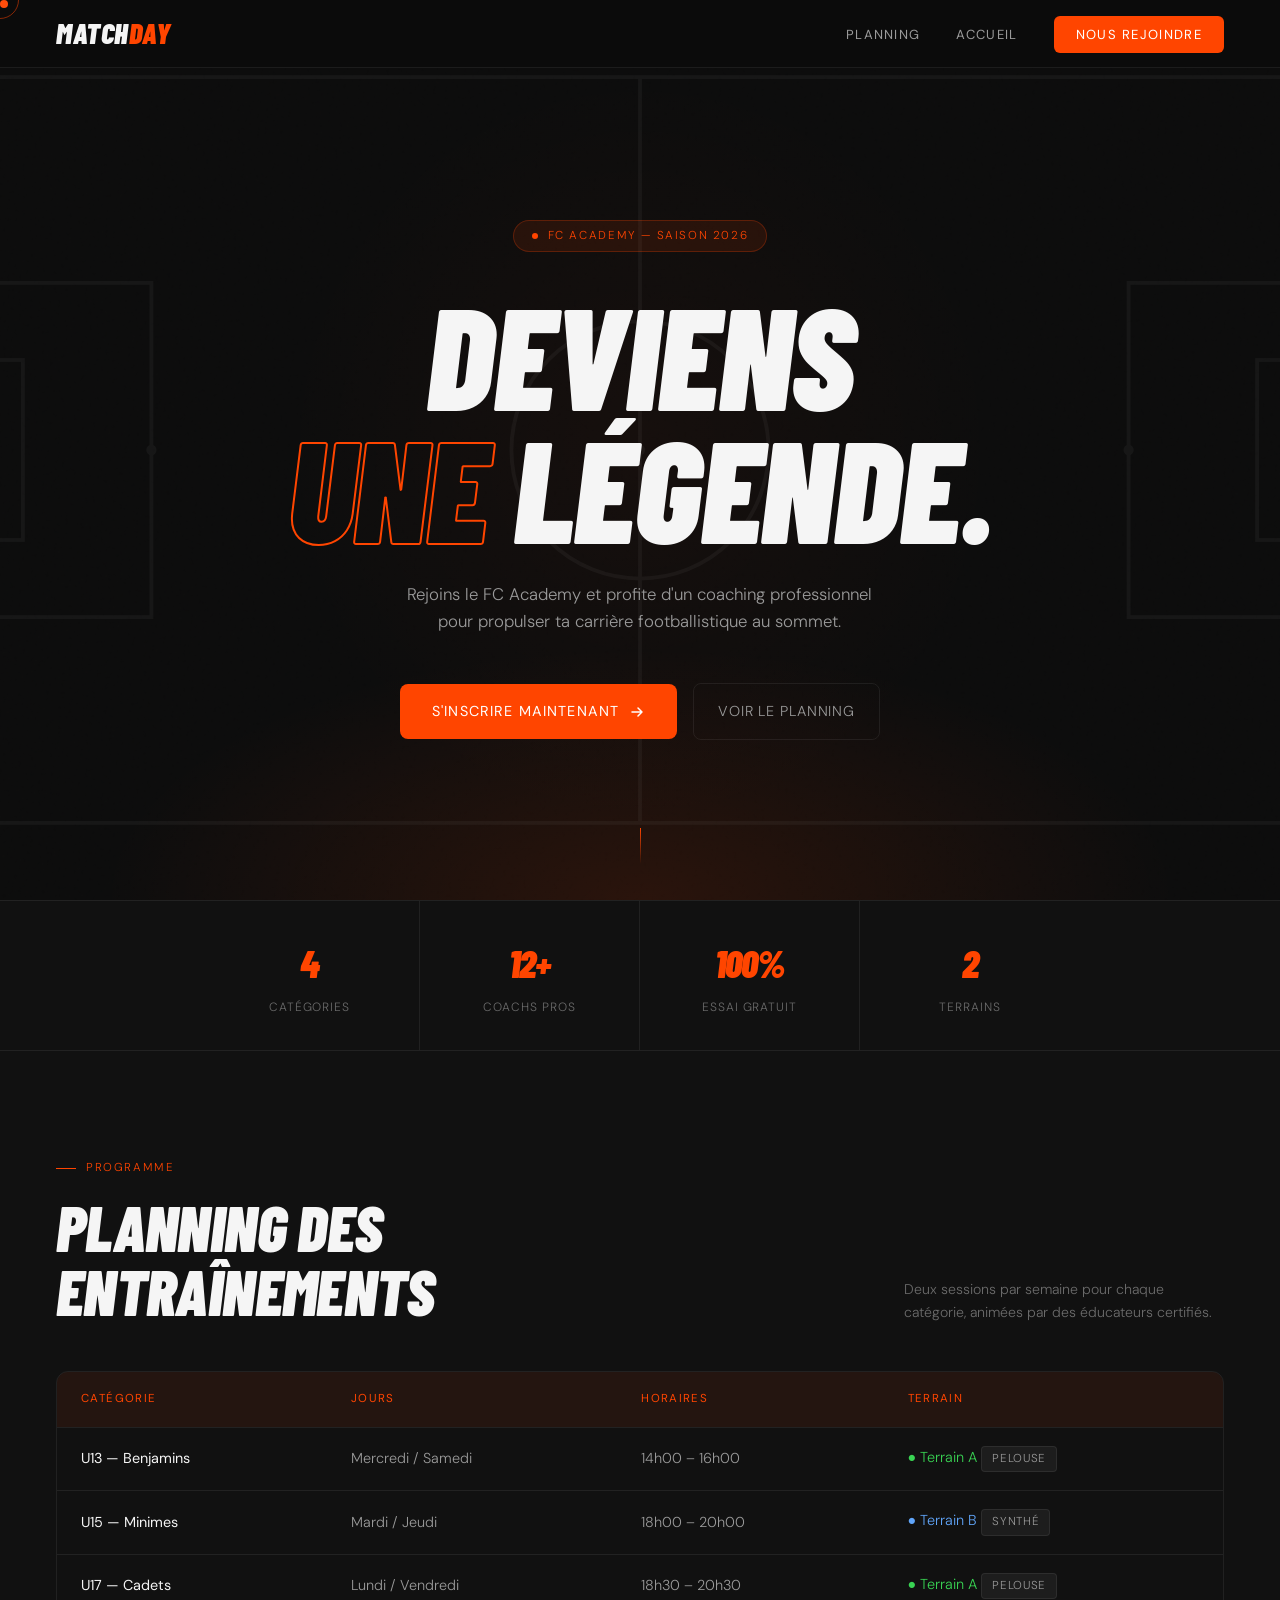
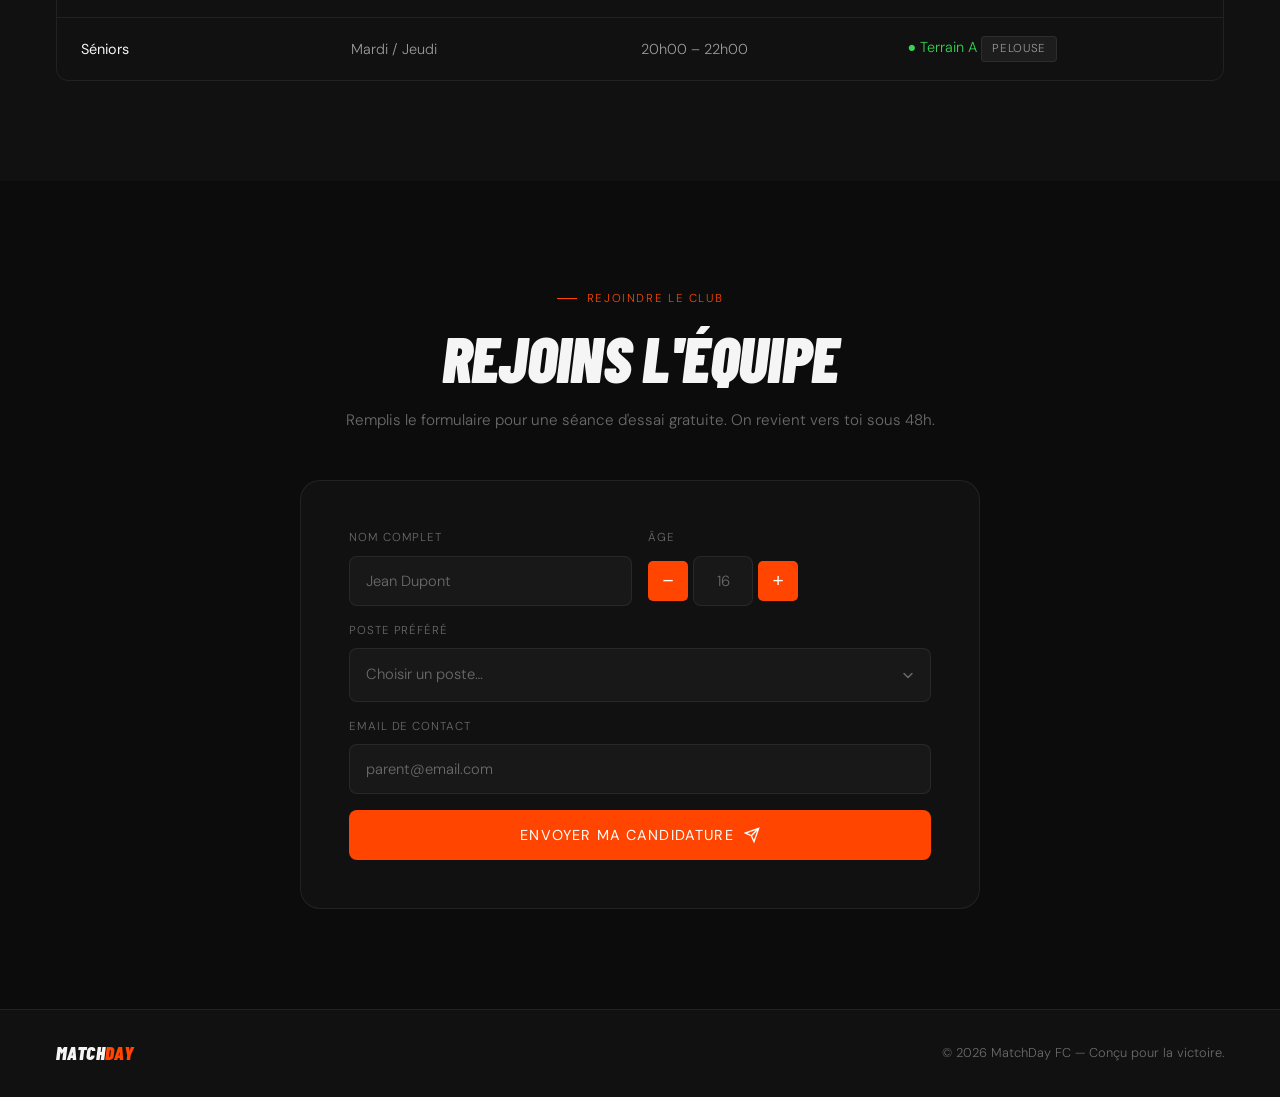
<file: projects/match-day/index.html>
<!DOCTYPE html>
<html lang="fr">
<head>
    <meta charset="UTF-8">
    <meta name="viewport" content="width=device-width, initial-scale=1.0">
    <title>MatchDay FC | L'Académie des Champions</title>
    <link rel="preconnect" href="https://fonts.googleapis.com">
    <link href="https://fonts.googleapis.com/css2?family=Barlow+Condensed:ital,wght@0,400;0,700;1,900&family=DM+Sans:wght@300;400&display=swap" rel="stylesheet">
    <link rel="stylesheet" href="style.css">
    <link rel="icon" type="image/png" href="assets/img/matchday-logo.png">
</head>
<body>

<!-- Cursor -->
<div class="cursor" id="cursor"></div>
<div class="cursor-ring" id="ring"></div>

<!-- NAV -->
<nav id="nav">
    <a href="#hero" class="logo">MATCH<em>DAY</em></a>
    <ul class="nav-links">
        <li><a href="#planning">Planning</a></li>
        <li><a href="#hero">Accueil</a></li>
        <li><a href="#inscription" class="btn-nav">Nous rejoindre</a></li>
    </ul>
    <button class="burger" id="burger" aria-label="Menu" aria-expanded="false">
        <span></span><span></span><span></span>
    </button>
</nav>

<!-- MOBILE DRAWER -->
<div class="nav-drawer" id="navDrawer">
    <ul>
        <li><a href="#planning" class="drawer-link">Planning</a></li>
        <li><a href="#hero" class="drawer-link">Accueil</a></li>
        
    </ul>
    <a href="#inscription" class="btn-nav-mobile drawer-link">Nous rejoindre</a>
</div>

<!-- HERO -->
<section id="hero" class="hero">
    <div class="pitch-bg">
        <div class="pitch-lines">
            <svg viewBox="0 0 1200 700" fill="none" xmlns="http://www.w3.org/2000/svg" preserveAspectRatio="xMidYMid slice">
                <rect x="60" y="60" width="1080" height="580" stroke="white" stroke-width="3"/>
                <line x1="600" y1="60" x2="600" y2="640" stroke="white" stroke-width="3"/>
                <circle cx="600" cy="350" r="100" stroke="white" stroke-width="3"/>
                <circle cx="600" cy="350" r="4" fill="white"/>
                <rect x="60" y="220" width="160" height="260" stroke="white" stroke-width="3"/>
                <rect x="60" y="280" width="60" height="140" stroke="white" stroke-width="3"/>
                <rect x="980" y="220" width="160" height="260" stroke="white" stroke-width="3"/>
                <rect x="1080" y="280" width="60" height="140" stroke="white" stroke-width="3"/>
                <circle cx="220" cy="350" r="4" fill="white"/>
                <circle cx="980" cy="350" r="4" fill="white"/>
                <path d="M60 80 A20 20 0 0 0 80 60" stroke="white" stroke-width="3"/>
                <path d="M1120 80 A20 20 0 0 1 1140 60" stroke="white" stroke-width="3"/>
                <path d="M60 620 A20 20 0 0 1 80 640" stroke="white" stroke-width="3"/>
                <path d="M1120 620 A20 20 0 0 0 1140 640" stroke="white" stroke-width="3"/>
            </svg>
        </div>
    </div>
    <div class="hero-inner">
        <div class="hero-tag"><span class="tag-dot"></span>FC Academy — Saison 2026</div>
        <h1>
            <span class="solid">Deviens</span><br>
            <span class="stroke">une</span> <span class="solid">légende.</span>
        </h1>
        <p class="hero-sub">Rejoins le FC Academy et profite d'un coaching professionnel pour propulser ta carrière footballistique au sommet.</p>
        <div class="hero-cta">
            <a href="#inscription" class="btn-primary">
                S'inscrire maintenant
                <svg width="16" height="16" viewBox="0 0 16 16" fill="none"><path d="M3 8H13M13 8L9 4M13 8L9 12" stroke="currentColor" stroke-width="1.5" stroke-linecap="round" stroke-linejoin="round"/></svg>
            </a>
            <a href="#planning" class="btn-ghost">Voir le planning</a>
        </div>
    </div>
    <div class="scroll-hint">
        <div class="scroll-bar"></div>
    </div>
</section>

<!-- STATS -->
<div class="stats">
    <div class="stat reveal"><div class="stat-val">4</div><div class="stat-lbl">Catégories</div></div>
    <div class="stat reveal d1"><div class="stat-val">12+</div><div class="stat-lbl">Coachs pros</div></div>
    <div class="stat reveal d2"><div class="stat-val">100%</div><div class="stat-lbl">Essai gratuit</div></div>
    <div class="stat reveal d3"><div class="stat-val">2</div><div class="stat-lbl">Terrains</div></div>
</div>

<!-- PLANNING -->
<section id="planning" class="section planning">
    <div class="planning-header">
        <div>
            <div class="section-label reveal">Programme</div>
            <h2 class="section-title reveal d1">Planning des<br>entraînements</h2>
        </div>
        <p class="planning-sub reveal d2">Deux sessions par semaine pour chaque catégorie, animées par des éducateurs certifiés.</p>
    </div>
    <div class="table-wrap reveal d1">
        <table>
            <thead>
                <tr>
                    <th>Catégorie</th>
                    <th>Jours</th>
                    <th>Horaires</th>
                    <th>Terrain</th>
                </tr>
            </thead>
            <tbody>
                <tr>
                    <td><strong>U13 — Benjamins</strong></td>
                    <td>Mercredi / Samedi</td>
                    <td>14h00 – 16h00</td>
                    <td><span class="terrain-a">● Terrain A</span> <span class="category-badge">Pelouse</span></td>
                </tr>
                <tr>
                    <td><strong>U15 — Minimes</strong></td>
                    <td>Mardi / Jeudi</td>
                    <td>18h00 – 20h00</td>
                    <td><span class="terrain-b">● Terrain B</span> <span class="category-badge">Synthé</span></td>
                </tr>
                <tr>
                    <td><strong>U17 — Cadets</strong></td>
                    <td>Lundi / Vendredi</td>
                    <td>18h30 – 20h30</td>
                    <td><span class="terrain-a">● Terrain A</span> <span class="category-badge">Pelouse</span></td>
                </tr>
                <tr>
                    <td><strong>Séniors</strong></td>
                    <td>Mardi / Jeudi</td>
                    <td>20h00 – 22h00</td>
                    <td><span class="terrain-a">● Terrain A</span> <span class="category-badge">Pelouse</span></td>
                </tr>
            </tbody>
        </table>
    </div>
</section>

<!-- INSCRIPTION -->
<section id="inscription" class="section inscription">
    <div class="inscription-inner">
        <div class="section-label reveal">Rejoindre le club</div>
        <h2 class="section-title reveal d1">Rejoins l'équipe</h2>
        <p class="reveal d2">Remplis le formulaire pour une séance d'essai gratuite. On revient vers toi sous 48h.</p>

        <div class="form-card reveal d3">
            <form id="contactForm" action="https://formspree.io/f/xeevpoao" method="POST">
                <div class="form-row">
                    <div class="form-field">
                        <label for="name">Nom complet</label>
                        <input type="text" id="name" name="name" placeholder="Jean Dupont" required>
                    </div>
                    <div class="form-field">
                        <label for="age">Âge</label>
                        <div class="custom-number-input">
                            <button type="button" class="btn-input" onclick="this.parentNode.querySelector('input').stepDown()">−</button>
                            <input type="number" id="age" class="age" name="age" placeholder="16" min="6" max="50" required>
                            <button type="button" class="btn-input" onclick="this.parentNode.querySelector('input').stepUp()">+</button>
                        </div>
                    </div>
                </div>

                <!-- ===================== CUSTOM SELECT ===================== -->
                <div class="form-field">
                    <label>Poste préféré</label>
                    <div class="custom-select" id="posteSelect">

                        <!-- Native select caché — utilisé pour la soumission -->
                        <select name="poste_joueur" required id="posteNative">
                            <option value="">Choisir un poste…</option>
                            <option value="attaquant">Attaquant</option>
                            <option value="milieu">Milieu</option>
                            <option value="defenseur">Défenseur</option>
                            <option value="gardien">Gardien</option>
                        </select>

                        <!-- Trigger affiché -->
                        <div class="cs-trigger" id="posteTrigger" role="button" tabindex="0" aria-haspopup="listbox" aria-expanded="false">
                            <span class="cs-trigger__text" id="posteLabel">Choisir un poste…</span>
                            <span class="cs-trigger__arrow">
                                <svg width="12" height="12" viewBox="0 0 12 12" fill="none">
                                    <path d="M2 4.5L6 8.5L10 4.5" stroke="currentColor" stroke-width="1.5" stroke-linecap="round" stroke-linejoin="round"/>
                                </svg>
                            </span>
                        </div>

                        <!-- Liste déroulante -->
                        <ul class="cs-dropdown" id="posteDropdown" role="listbox">
                            <li class="cs-option" data-value="attaquant" role="option">
                                <span class="cs-option__icon">
                                    <svg width="13" height="13" viewBox="0 0 24 24" fill="none" stroke="currentColor" stroke-width="1.5" stroke-linecap="round"><path d="M12 2C8.13 2 5 5.13 5 9c0 5.25 7 13 7 13s7-7.75 7-13c0-3.87-3.13-7-7-7z"/></svg>
                                </span>
                                <span class="cs-option__label">Attaquant</span>
                                <span class="cs-option__check">
                                    <svg width="11" height="11" viewBox="0 0 12 12" fill="none"><path d="M2 6L5 9L10 3" stroke="currentColor" stroke-width="1.5" stroke-linecap="round" stroke-linejoin="round"/></svg>
                                </span>
                            </li>
                            <li class="cs-option" data-value="milieu" role="option">
                                <span class="cs-option__icon">
                                    <svg width="13" height="13" viewBox="0 0 24 24" fill="none" stroke="currentColor" stroke-width="1.5" stroke-linecap="round"><circle cx="12" cy="12" r="10"/><path d="M12 2v20M2 12h20"/></svg>
                                </span>
                                <span class="cs-option__label">Milieu</span>
                                <span class="cs-option__check">
                                    <svg width="11" height="11" viewBox="0 0 12 12" fill="none"><path d="M2 6L5 9L10 3" stroke="currentColor" stroke-width="1.5" stroke-linecap="round" stroke-linejoin="round"/></svg>
                                </span>
                            </li>
                            <li class="cs-option" data-value="defenseur" role="option">
                                <span class="cs-option__icon">
                                    <svg width="13" height="13" viewBox="0 0 24 24" fill="none" stroke="currentColor" stroke-width="1.5" stroke-linecap="round"><path d="M12 22s8-4 8-10V5l-8-3-8 3v7c0 6 8 10 8 10z"/></svg>
                                </span>
                                <span class="cs-option__label">Défenseur</span>
                                <span class="cs-option__check">
                                    <svg width="11" height="11" viewBox="0 0 12 12" fill="none"><path d="M2 6L5 9L10 3" stroke="currentColor" stroke-width="1.5" stroke-linecap="round" stroke-linejoin="round"/></svg>
                                </span>
                            </li>
                            <li class="cs-option" data-value="gardien" role="option">
                                <span class="cs-option__icon">
                                    <svg width="13" height="13" viewBox="0 0 24 24" fill="none" stroke="currentColor" stroke-width="1.5" stroke-linecap="round"><rect x="3" y="3" width="18" height="18" rx="2"/><path d="M3 9h18M9 21V9"/></svg>
                                </span>
                                <span class="cs-option__label">Gardien</span>
                                <span class="cs-option__check">
                                    <svg width="11" height="11" viewBox="0 0 12 12" fill="none"><path d="M2 6L5 9L10 3" stroke="currentColor" stroke-width="1.5" stroke-linecap="round" stroke-linejoin="round"/></svg>
                                </span>
                            </li>
                        </ul>
                    </div>
                </div>
                <!-- ================== FIN CUSTOM SELECT =================== -->

                <div class="form-field">
                    <label for="email">Email de contact</label>
                    <input type="email" id="email" name="email_contact" placeholder="parent@email.com" required>
                </div>
                <button type="submit" class="btn-submit" id="submitBtn">
                    Envoyer ma candidature
                    <svg width="16" height="16" viewBox="0 0 24 24" fill="none" stroke="currentColor" stroke-width="2" stroke-linecap="round"><path d="M22 2L11 13M22 2L15 22l-4-9-9-4 20-7z"/></svg>
                </button>
            </form>
        </div>
    </div>
</section>

<!-- FOOTER -->
<footer>
    <a href="#hero" class="logo">MATCH<em>DAY</em></a>
    <p>© 2026 MatchDay FC — Conçu pour la victoire.</p>
</footer>

<script src="script.js"></script>
</body>
</html>
</file>
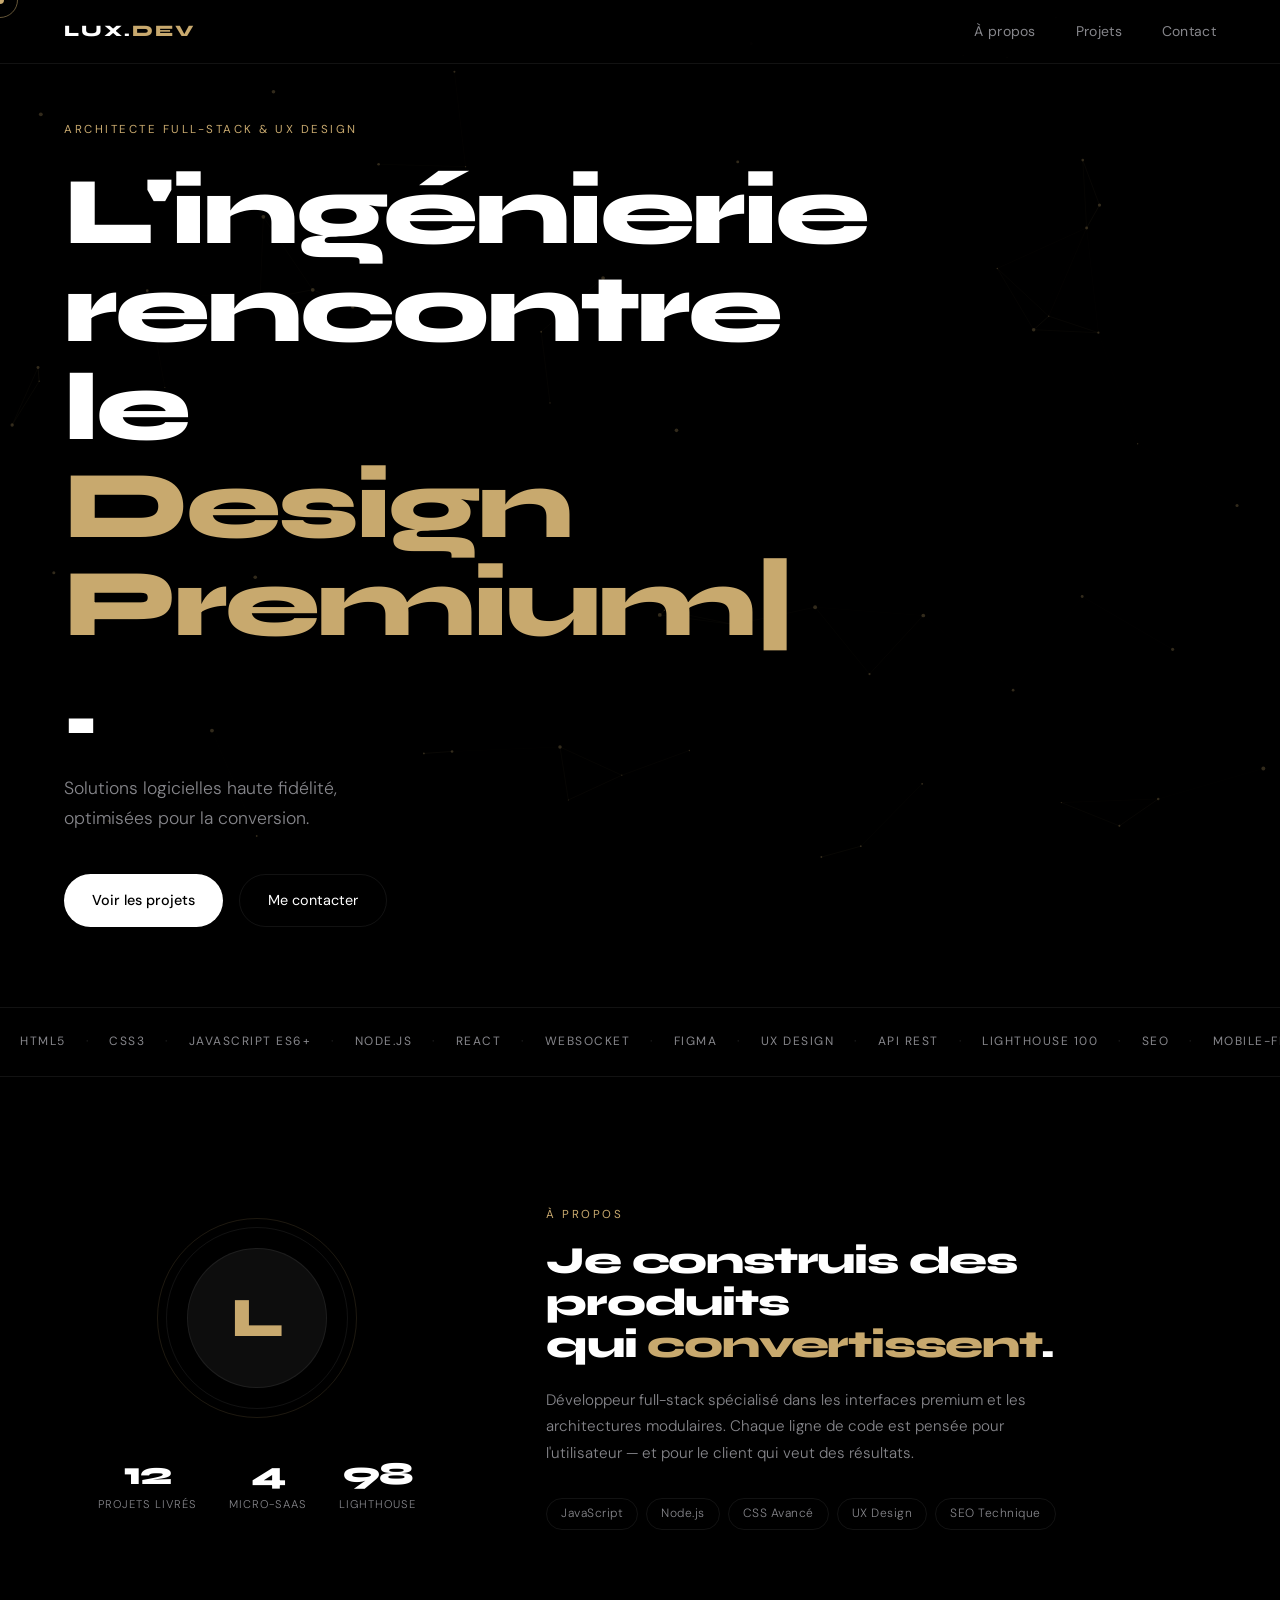
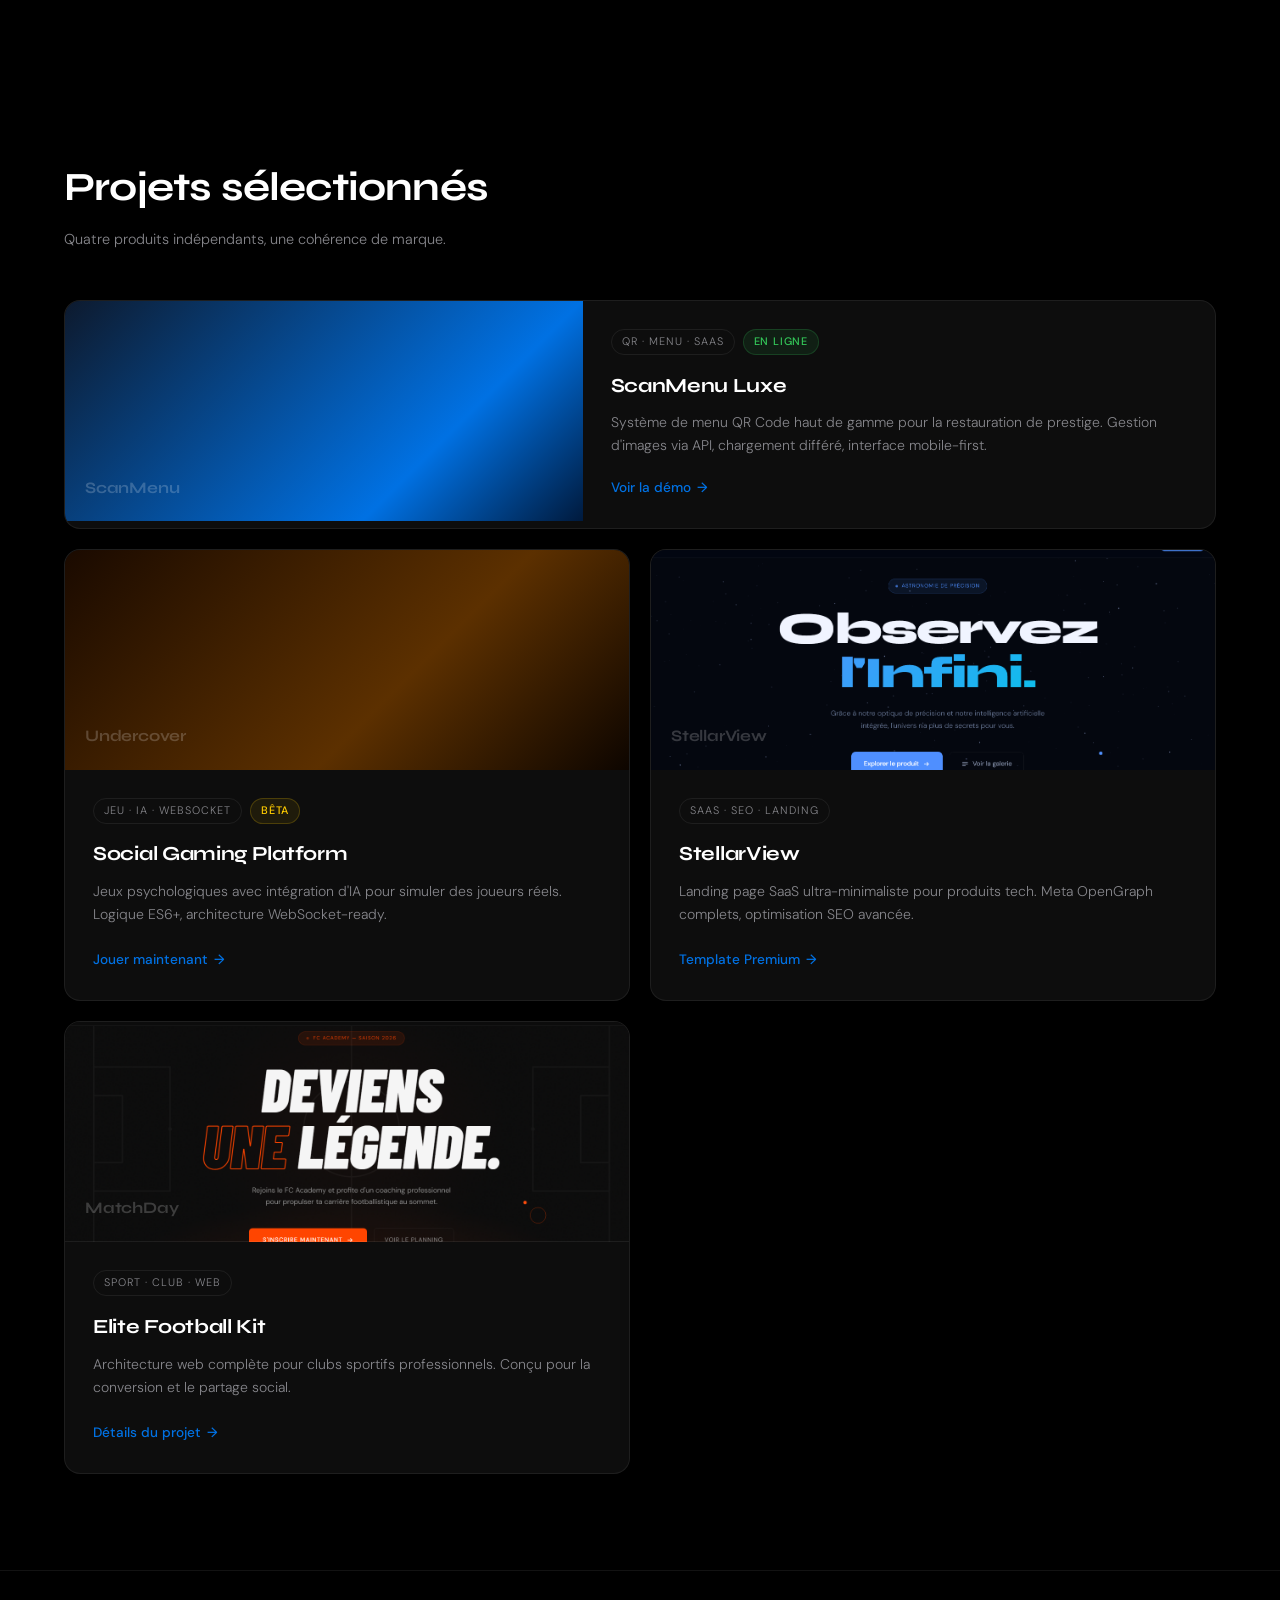
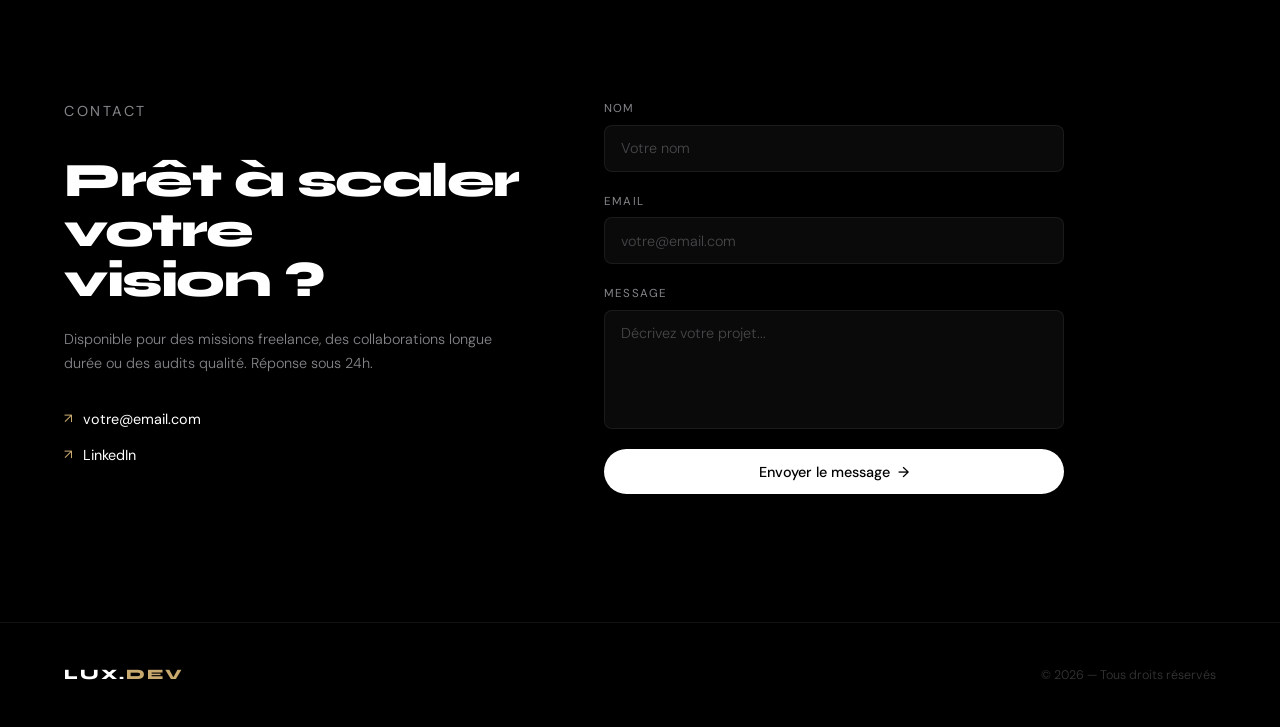
<file: projects/portfolio/index.html>
<!DOCTYPE html>
<html lang="fr">
<head>
    <meta charset="UTF-8">
    <meta name="viewport" content="width=device-width, initial-scale=1.0">
    <title>LUX.DEV — Architecte Full-Stack & UX Design</title>
    <meta name="description" content="Portfolio de développement full-stack et design UX premium. Solutions logicielles haute fidélité, optimisées pour la conversion.">
    <meta property="og:title" content="LUX.DEV — Architecte Full-Stack & UX Design">
    <meta property="og:description" content="Solutions logicielles haute fidélité, optimisées pour la conversion.">
    <meta property="og:type" content="website">
    <link rel="stylesheet" href="style.css">
    <link rel="preconnect" href="https://fonts.googleapis.com">
    <link href="https://fonts.googleapis.com/css2?family=Syne:wght@400;600;700;800&family=DM+Sans:ital,wght@0,300;0,400;0,500;1,300&display=swap" rel="stylesheet">
    <link rel="icon" type="image/png"  href="/projects/portfolio/assets/img/portfolio-logo.png">
</head>
<body>

    <!-- ===== LOADER ===== -->
    <div id="loader" aria-hidden="true">
        <div class="loader-logo">LUX.<span>DEV</span></div>
        <div class="loader-bar"><div class="loader-fill"></div></div>
    </div>

    <!-- ===== CURSEUR CUSTOM ===== -->
    <div id="cursor" aria-hidden="true"></div>
    <div id="cursor-follower" aria-hidden="true"></div>

    <!-- ===== BARRE DE PROGRESSION SCROLL ===== -->
    <div id="scroll-progress" aria-hidden="true"></div>

    <!-- ===== CANVAS PARTICULES ===== -->
    <canvas id="particles-canvas" aria-hidden="true"></canvas>

    <!-- ===== NAVIGATION ===== -->
    <nav class="navbar" aria-label="Navigation principale">
        <a href="#" class="logo" aria-label="LUX.DEV — accueil">LUX.<span class="logo-accent">DEV</span></a>

        <div class="nav-links" id="nav-links">
            <a href="#about" class="nav-item">À propos</a>
            <a href="#projets" class="nav-item">Projets</a>
            <a href="#contact" class="nav-item">Contact</a>
        </div>

        <!-- Burger mobile -->
        <button class="burger" id="burger" aria-label="Ouvrir le menu" aria-expanded="false">
            <span></span><span></span><span></span>
        </button>
    </nav>

    <!-- ===== MENU MOBILE OVERLAY ===== -->
    <div class="mobile-overlay" id="mobile-overlay" aria-hidden="true">
        <div class="mobile-links">
            <a href="#about" class="mobile-link" data-close>À propos</a>
            <a href="#projets" class="mobile-link" data-close>Projets</a>
            <a href="#contact" class="mobile-link" data-close>Contact</a>
        </div>
    </div>

    <!-- ===== HERO ===== -->
    <header class="hero">
        <p class="hero-label reveal">Architecte Full-Stack & UX Design</p>
        <h1 class="reveal-up">
            L'ingénierie rencontre<br>
            <span id="typewriter-article">le</span> <span class="typewriter-wrap"><span id="typewriter"></span><span class="cursor-blink">|</span></span>.
        </h1>
        <p class="hero-sub reveal-up delay-2">Solutions logicielles haute fidélité,<br>optimisées pour la conversion.</p>
        <div class="hero-actions reveal-up delay-3">
            <a href="#projets" class="btn-primary magnetic">Voir les projets</a>
            <a href="#contact" class="btn-ghost magnetic">Me contacter</a>
        </div>
    </header>

    <!-- ===== MARQUEE TECH STACK ===== -->
    <section class="marquee-section" aria-label="Technologies maîtrisées">
        <div class="marquee-track">
            <div class="marquee-inner">
                <span>HTML5</span><span class="sep">·</span>
                <span>CSS3</span><span class="sep">·</span>
                <span>JavaScript ES6+</span><span class="sep">·</span>
                <span>Node.js</span><span class="sep">·</span>
                <span>React</span><span class="sep">·</span>
                <span>WebSocket</span><span class="sep">·</span>
                <span>Figma</span><span class="sep">·</span>
                <span>UX Design</span><span class="sep">·</span>
                <span>API REST</span><span class="sep">·</span>
                <span>Lighthouse 100</span><span class="sep">·</span>
                <span>SEO</span><span class="sep">·</span>
                <span>Mobile-First</span><span class="sep">·</span>
            </div>
            <!-- Doublon pour seamless loop -->
            <div class="marquee-inner" aria-hidden="true">
                <span>HTML5</span><span class="sep">·</span>
                <span>CSS3</span><span class="sep">·</span>
                <span>JavaScript ES6+</span><span class="sep">·</span>
                <span>Node.js</span><span class="sep">·</span>
                <span>React</span><span class="sep">·</span>
                <span>WebSocket</span><span class="sep">·</span>
                <span>Figma</span><span class="sep">·</span>
                <span>UX Design</span><span class="sep">·</span>
                <span>API REST</span><span class="sep">·</span>
                <span>Lighthouse 100</span><span class="sep">·</span>
                <span>SEO</span><span class="sep">·</span>
                <span>Mobile-First</span><span class="sep">·</span>
            </div>
        </div>
    </section>

    <!-- ===== ABOUT ===== -->
    <section id="about" class="about-section">
        <div class="about-inner">
            <div class="about-avatar reveal-left">
                <div class="avatar-ring">
                    <div class="avatar-core">L</div>
                </div>
                <div class="about-stats">
                    <div class="stat-item">
                        <span class="stat-num counter" data-target="12">0</span>
                        <span class="stat-label">Projets livrés</span>
                    </div>
                    <div class="stat-item">
                        <span class="stat-num counter" data-target="4">0</span>
                        <span class="stat-label">Micro-SaaS</span>
                    </div>
                    <div class="stat-item">
                        <span class="stat-num counter" data-target="100">0</span>
                        <span class="stat-label">Lighthouse</span>
                    </div>
                </div>
            </div>
            <div class="about-text reveal-right">
                <p class="about-eyebrow">À propos</p>
                <h2>Je construis des produits<br>qui <em>convertissent</em>.</h2>
                <p class="about-desc">Développeur full-stack spécialisé dans les interfaces premium et les architectures modulaires. Chaque ligne de code est pensée pour l'utilisateur — et pour le client qui veut des résultats.</p>
                <div class="tech-badges">
                    <span class="tech-badge">JavaScript</span>
                    <span class="tech-badge">Node.js</span>
                    <span class="tech-badge">CSS Avancé</span>
                    <span class="tech-badge">UX Design</span>
                    <span class="tech-badge">SEO Technique</span>
                </div>
            </div>
        </div>
    </section>

    <!-- ===== PROJETS ===== -->
    <section id="projets" aria-labelledby="section-projets-titre">
        <div class="section-header reveal-up">
            <h2 id="section-projets-titre">Projets sélectionnés</h2>
            <p class="section-sub">Quatre produits indépendants, une cohérence de marque.</p>
        </div>

        <div class="grid-container">

            <article class="project-card card-featured reveal-up tilt-card">
                <div class="project-visual" aria-hidden="true">
                    <div class="visual-inner scan-bg">
                        <span class="visual-label">ScanMenu</span>
                        <div class="visual-shine"></div>
                    </div>
                </div>
                <div class="project-content">
                    <div class="card-meta">
                        <span class="tag">QR · Menu · SaaS</span>
                        <span class="tag-status live">En ligne</span>
                    </div>
                    <h3>ScanMenu Luxe</h3>
                    <p>Système de menu QR Code haut de gamme pour la restauration de prestige. Gestion d'images via API, chargement différé, interface mobile-first.</p>
                    <a href="https://scanmenu-weld.vercel.app/" target="_blank" class="link-arrow" aria-label="Voir la démo de ScanMenu Luxe">Voir la démo</a>
                </div>
            </article>

            <article class="project-card reveal-up delay-1 tilt-card">
                <div class="project-visual" aria-hidden="true">
                    <div class="visual-inner game-bg">
                        <span class="visual-label">Undercover</span>
                        <div class="visual-shine"></div>
                    </div>
                </div>
                <div class="project-content">
                    <div class="card-meta">
                        <span class="tag">Jeu · IA · WebSocket</span>
                        <span class="tag-status beta">Bêta</span>
                    </div>
                    <h3>Social Gaming Platform</h3>
                    <p>Jeux psychologiques avec intégration d'IA pour simuler des joueurs réels. Logique ES6+, architecture WebSocket-ready.</p>
                    <a href="#" class="link-arrow" aria-label="Jouer à Social Gaming Platform">Jouer maintenant</a>
                </div>
            </article>

            <article class="project-card reveal-up delay-2 tilt-card">
                <div class="project-visual" aria-hidden="true">
                    <div class="visual-inner stellar-bg">
                        <span class="visual-label">StellarView</span>
                        <div class="visual-shine"></div>
                    </div>
                </div>
                <div class="project-content">
                    <div class="card-meta">
                        <span class="tag">SaaS · SEO · Landing</span>
                    </div>
                    <h3>StellarView</h3>
                    <p>Landing page SaaS ultra-minimaliste pour produits tech. Meta OpenGraph complets, optimisation SEO avancée.</p>
                    <a href="https://stellarview.vercel.app/" target="_blank" class="link-arrow" aria-label="Accéder au template StellarView">Template Premium</a>
                </div>
            </article>

            <article class="project-card reveal-up delay-3 tilt-card">
                <div class="project-visual" aria-hidden="true">
                    <div class="visual-inner foot-bg">
                        <span class="visual-label">MatchDay</span>
                        <div class="visual-shine"></div>
                    </div>
                </div>
                <div class="project-content">
                    <div class="card-meta">
                        <span class="tag">Sport · Club · Web</span>
                    </div>
                    <h3>Elite Football Kit</h3>
                    <p>Architecture web complète pour clubs sportifs professionnels. Conçu pour la conversion et le partage social.</p>
                    <a href="https://match-day-coral.vercel.app/" target="_blank"  class="link-arrow" aria-label="Voir les détails du projet Foot Club">Détails du projet</a>
                </div>
            </article>

        </div>
    </section>

    <!-- ===== CONTACT ===== -->
    <section id="contact" class="contact-section">
        <div class="contact-inner">
            <div class="contact-left reveal-left">
                <p class="about-eyebrow">Contact</p>
                <h2 id="contact-titre">Prêt à scaler<br>votre vision&nbsp;?</h2>
                <p>Disponible pour des missions freelance, des collaborations longue durée ou des audits qualité. Réponse sous 24h.</p>
                <div class="contact-details">
                    <a href="mailto:votre@email.com" class="contact-line" aria-label="Envoyer un email">
                        <span class="contact-icon" aria-hidden="true">↗</span>votre@email.com
                    </a>
                    <a href="https://linkedin.com" target="_blank" rel="noopener" class="contact-line" aria-label="LinkedIn">
                        <span class="contact-icon" aria-hidden="true">↗</span>LinkedIn
                    </a>
                </div>
            </div>
            <div class="contact-right reveal-right">
                <form class="contact-form" id="contact-form" aria-label="Formulaire de contact" novalidate   action="https://formspree.io/f/xlgvonre"
                 method="POST">
                    <div class="field-group">
                        <label for="nom">Nom</label>
                        <input type="text" id="nom" name="nom" placeholder="Votre nom" required autocomplete="name">
                    </div>
                    <div class="field-group">
                        <label for="email">Email</label>
                        <input type="email" id="email" name="email" placeholder="votre@email.com" required autocomplete="email">
                    </div>
                    <div class="field-group">
                        <label for="message">Message</label>
                        <textarea id="message" name="message" rows="5" placeholder="Décrivez votre projet..." required></textarea>
                    </div>
                    <button type="submit" class="btn-primary full-width magnetic" aria-label="Envoyer le message">
                        <span class="btn-text">Envoyer le message</span>
                        <span class="btn-arrow">→</span>
                    </button>
                </form>
            </div>
        </div>
    </section>

    <!-- ===== FOOTER ===== -->
    <footer class="site-footer">
        <span class="footer-logo">LUX.<span class="logo-accent">DEV</span></span>
        <p class="footer-copy">© 2026 — Tous droits réservés</p>
    </footer>

    <script src="main.js"></script>
</body>
</html>
</file>
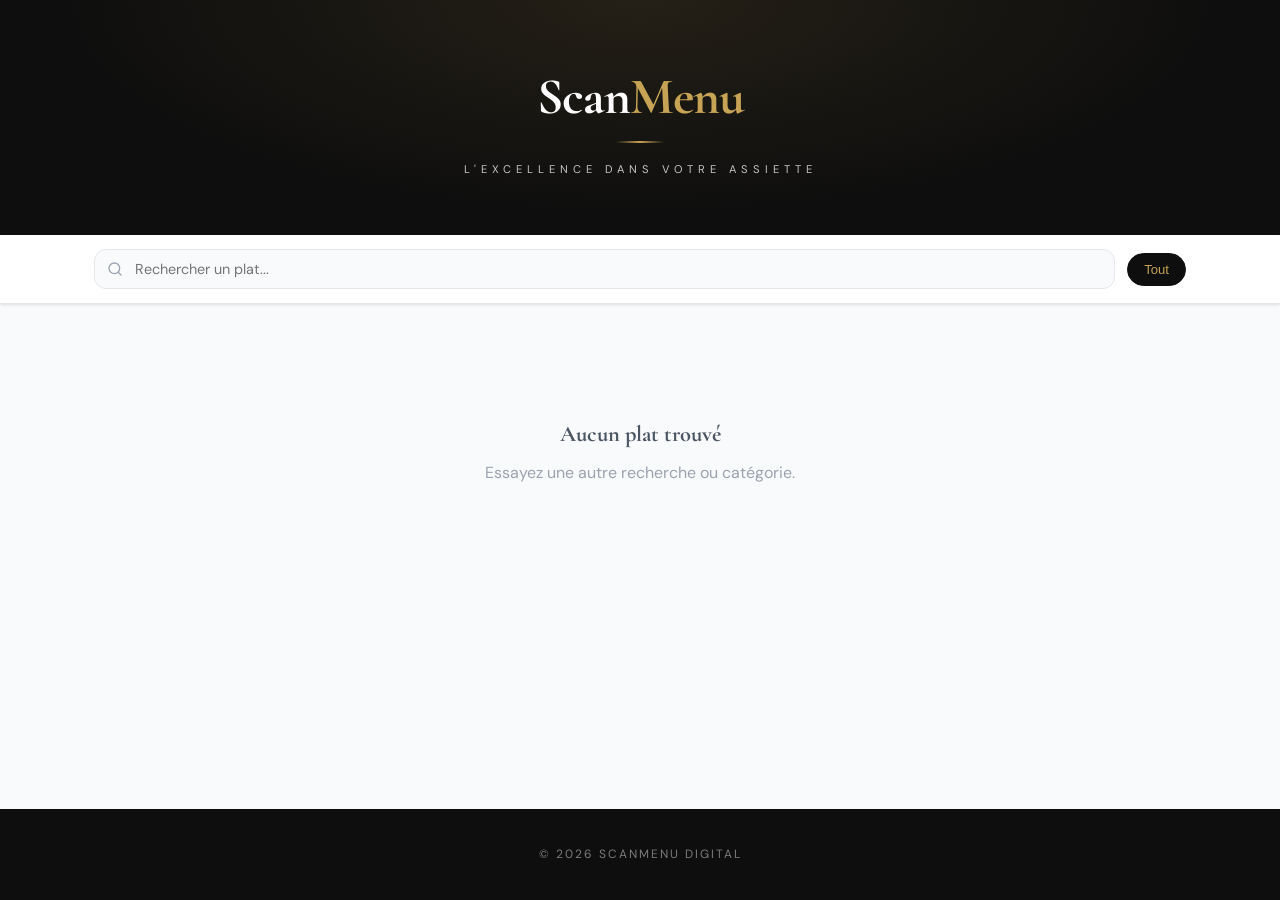
<file: projects/scan-menu/index.html>
<!DOCTYPE html>
<html lang="fr">
<head>
    <meta charset="UTF-8">
    <meta name="viewport" content="width=device-width, initial-scale=1.0">
    <meta name="description" content="Notre carte — découvrez tous nos plats">
    <title>ScanMenu — Notre Carte</title>
    <link rel="preconnect" href="https://fonts.googleapis.com">
    <link rel="preconnect" href="https://fonts.gstatic.com" crossorigin>
    <link href="https://fonts.googleapis.com/css2?family=Cormorant+Garamond:wght@600;700&family=DM+Sans:wght@300;400;500;600&display=swap" rel="stylesheet">
    <link rel="stylesheet" href="style.css">
    <link rel="icon" type="image/png" href="assets/img/scanmenu-logo.png">
</head>
<body>
    <header class="client-header">
        <div class="header-content">
            <div class="logo">Scan<span>Menu</span></div>
            <div class="divider"></div>
            <p class="subtitle">L'Excellence dans votre assiette</p>
        </div>
    </header>

    <!-- La barre de filtre est injectée dynamiquement par script.js -->

    <main class="container">
        <div id="menu-client" class="menu-grid" role="main" aria-label="Menu du restaurant">
            <!-- Skeleton loading -->
            <div class="card-client">
                <div class="card-img-container skeleton" style="height:210px;border-radius:0"></div>
                <div class="card-body" style="gap:10px;display:flex;flex-direction:column">
                    <div class="skeleton" style="height:12px;width:60px;border-radius:50px"></div>
                    <div class="skeleton" style="height:22px;width:80%"></div>
                    <div class="skeleton" style="height:14px;width:100%"></div>
                    <div class="skeleton" style="height:14px;width:70%"></div>
                    <div class="skeleton" style="height:30px;width:90px;border-radius:50px;margin-top:4px"></div>
                </div>
            </div>
            <div class="card-client">
                <div class="card-img-container skeleton" style="height:210px;border-radius:0"></div>
                <div class="card-body" style="gap:10px;display:flex;flex-direction:column">
                    <div class="skeleton" style="height:12px;width:70px;border-radius:50px"></div>
                    <div class="skeleton" style="height:22px;width:75%"></div>
                    <div class="skeleton" style="height:14px;width:100%"></div>
                    <div class="skeleton" style="height:14px;width:55%"></div>
                    <div class="skeleton" style="height:30px;width:80px;border-radius:50px;margin-top:4px"></div>
                </div>
            </div>
            <div class="card-client">
                <div class="card-img-container skeleton" style="height:210px;border-radius:0"></div>
                <div class="card-body" style="gap:10px;display:flex;flex-direction:column">
                    <div class="skeleton" style="height:12px;width:55px;border-radius:50px"></div>
                    <div class="skeleton" style="height:22px;width:85%"></div>
                    <div class="skeleton" style="height:14px;width:100%"></div>
                    <div class="skeleton" style="height:14px;width:65%"></div>
                    <div class="skeleton" style="height:30px;width:95px;border-radius:50px;margin-top:4px"></div>
                </div>
            </div>
        </div>
    </main>

    <footer class="client-footer">
        <p>&copy; <span id="footer-year"></span> ScanMenu Digital</p>
    </footer>

    <script src="script.js"></script>
    <script>document.getElementById('footer-year').textContent = new Date().getFullYear();</script>
</body>
</html>
</file>
<file: projects/match-day/style.css>
/* ===== RESET & VARIABLES ===== */
*, *::before, *::after { margin: 0; padding: 0; box-sizing: border-box; }

:root {
    --orange: #ff4500;
    --orange-dark: #cc3700;
    --orange-glow: rgba(255,69,0,0.35);
    --green: #39d353;
    --bg: #0c0c0c;
    --bg-2: #111111;
    --bg-3: #161616;
    --border: rgba(255,255,255,0.07);
    --text: #f5f5f5;
    --muted: #6b6b6b;
    --dim: #9a9a9a;
    --radius: 12px;
    --ease: cubic-bezier(0.16, 1, 0.3, 1);
}

html { scroll-behavior: smooth; }

body {
    background: var(--bg);
    color: var(--text);
    font-family: 'DM Sans', sans-serif;
    font-weight: 300;
    overflow-x: hidden;
    line-height: 1.6;
}

/* ===== CURSOR ===== */
.cursor { width: 8px; height: 8px; background: var(--orange); border-radius: 50%; position: fixed; pointer-events: none; z-index: 9999; transition: transform 0.1s; mix-blend-mode: screen; }
.cursor-ring { width: 38px; height: 38px; border: 1px solid rgba(255,69,0,0.5); border-radius: 50%; position: fixed; pointer-events: none; z-index: 9998; transition: width 0.3s var(--ease), height 0.3s var(--ease), border-color 0.3s; }

/* ===== NAV ===== */
nav {
    position: fixed; top: 0; left: 0; right: 0; z-index: 1000;
    display: flex; align-items: center; justify-content: space-between;
    padding: 0 56px; height: 68px;
    background: rgba(12,12,12,0.85);
    backdrop-filter: blur(20px);
    border-bottom: 1px solid var(--border);
    transition: background 0.4s;
}
nav.scrolled { background: rgba(12,12,12,0.97); }

.logo {
    font-family: 'Barlow Condensed', sans-serif;
    font-style: italic; font-weight: 900;
    font-size: 1.8rem; letter-spacing: 0.02em;
    color: var(--text); text-decoration: none;
}
.logo em { font-style: italic; color: var(--orange); }

.nav-links { display: flex; align-items: center; gap: 36px; list-style: none; }
.nav-links a {
    text-decoration: none; color: var(--dim);
    font-size: 0.82rem; font-weight: 400;
    letter-spacing: 0.1em; text-transform: uppercase;
    transition: color 0.3s;
    position: relative;
}
.nav-links a::after {
    content: ''; position: absolute; bottom: -4px; left: 0; right: 0;
    height: 1px; background: var(--orange);
    transform: scaleX(0); transition: transform 0.3s;
}
.nav-links a:hover { color: var(--text); }
.nav-links a:hover::after { transform: scaleX(1); }

.btn-nav {
    background: var(--orange) !important;
    color: #fff !important;
    padding: 10px 22px !important;
    border-radius: 6px !important;
    transition: background 0.3s, box-shadow 0.3s, transform 0.2s !important;
}
.btn-nav::after { display: none !important; }
.btn-nav:hover {
    background: var(--orange-dark) !important;
    box-shadow: 0 0 28px var(--orange-glow) !important;
    transform: translateY(-1px) !important;
    color: #fff !important;
}

/* ===== BURGER ===== */
.burger {
    display: none;
    flex-direction: column;
    justify-content: center;
    gap: 5px;
    width: 40px; height: 40px;
    background: none; border: none;
    cursor: pointer; padding: 6px;
    border-radius: 8px;
    transition: background 0.2s;
    z-index: 1010;
}
.burger:hover { background: rgba(255,255,255,0.06); }
.burger span {
    display: block; width: 100%; height: 1.5px;
    background: var(--text);
    border-radius: 2px;
    transition: transform 0.35s cubic-bezier(0.16,1,0.3,1), opacity 0.2s, width 0.3s;
    transform-origin: center;
}
.burger.open span:nth-child(1) { transform: translateY(6.5px) rotate(45deg); }
.burger.open span:nth-child(2) { opacity: 0; width: 0; }
.burger.open span:nth-child(3) { transform: translateY(-6.5px) rotate(-45deg); }

/* Mobile drawer */
.nav-drawer {
    display: none;
    position: fixed;
    top: 68px; left: 0; right: 0;
    background: rgba(12,12,12,0.98);
    backdrop-filter: blur(20px);
    border-bottom: 1px solid var(--border);
    padding: 0;
    z-index: 999;
    overflow: hidden;
    max-height: 0;
    transition: max-height 0.45s cubic-bezier(0.16,1,0.3,1), padding 0.3s;
}
.nav-drawer.open {
    max-height: 360px;
    padding: 16px 0 24px;
}
.nav-drawer ul {
    list-style: none;
    display: flex; flex-direction: column;
    padding: 0 24px; gap: 0;
}
.nav-drawer ul li a {
    display: block;
    padding: 14px 4px;
    text-decoration: none;
    color: var(--dim);
    font-size: 0.85rem;
    font-family: 'DM Sans', sans-serif;
    letter-spacing: 0.1em;
    text-transform: uppercase;
    border-bottom: 1px solid var(--border);
    transition: color 0.2s, padding-left 0.2s;
}
.nav-drawer ul li:last-child a { border-bottom: none; }
.nav-drawer ul li a:hover { color: var(--text); padding-left: 8px; }
.nav-drawer .btn-nav-mobile {
    display: block;
    margin: 16px 24px 0;
    background: var(--orange);
    color: #fff !important;
    text-align: center;
    padding: 14px;
    border-radius: 6px;
    text-decoration: none;
    font-family: 'DM Sans', sans-serif;
    font-size: 0.85rem;
    letter-spacing: 0.1em;
    text-transform: uppercase;
    transition: background 0.3s, box-shadow 0.3s;
}
.nav-drawer .btn-nav-mobile:hover {
    background: var(--orange-dark);
    box-shadow: 0 0 20px var(--orange-glow);
}

/* ===== HERO ===== */
.hero {
    position: relative;
    min-height: 100vh;
    display: flex; align-items: center; justify-content: center;
    text-align: center;
    overflow: hidden;
    background: var(--bg);
}
.pitch-bg { position: absolute; inset: 0; z-index: 0; overflow: hidden; }
.pitch-bg::before {
    content: '';
    position: absolute; inset: 0;
    background:
        radial-gradient(ellipse 60% 40% at 50% 100%, rgba(255,69,0,0.12), transparent 70%),
        radial-gradient(ellipse 40% 60% at 50% 50%, rgba(255,69,0,0.04), transparent 70%);
}
.pitch-lines { position: absolute; inset: 0; opacity: 0.04; display: flex; align-items: center; justify-content: center; }
.pitch-lines svg { width: 100%; height: 100%; }
.hero::after {
    content: '';
    position: absolute; inset: 0; z-index: 1;
    background-image: url("data:image/svg+xml,%3Csvg viewBox='0 0 256 256' xmlns='http://www.w3.org/2000/svg'%3E%3Cfilter id='noise'%3E%3CfeTurbulence type='fractalNoise' baseFrequency='0.9' numOctaves='4' stitchTiles='stitch'/%3E%3C/filter%3E%3Crect width='100%25' height='100%25' filter='url(%23noise)' opacity='0.4'/%3E%3C/svg%3E");
    opacity: 0.025;
    pointer-events: none;
}
.hero-inner { position: relative; z-index: 2; padding: 140px 32px 80px; max-width: 900px; }
.hero-tag {
    display: inline-flex; align-items: center; gap: 10px;
    background: rgba(255,69,0,0.1);
    border: 1px solid rgba(255,69,0,0.25);
    border-radius: 100px;
    padding: 6px 18px;
    font-size: 0.72rem; letter-spacing: 0.14em; text-transform: uppercase;
    color: var(--orange); margin-bottom: 36px;
    animation: fadeUp 0.7s both;
}
.tag-dot { width: 6px; height: 6px; background: var(--orange); border-radius: 50%; animation: blink 2s infinite; }
.hero h1 {
    font-family: 'Barlow Condensed', sans-serif;
    font-style: italic; font-weight: 900;
    font-size: clamp(4rem, 12vw, 9rem);
    line-height: 0.92; letter-spacing: -0.01em; text-transform: uppercase;
    animation: fadeUp 0.7s 0.1s both;
}
.hero h1 .stroke { -webkit-text-stroke: 2px var(--orange); color: transparent; }
.hero h1 .solid { color: var(--text); }
.hero-sub { color: var(--dim); font-size: 1.05rem; max-width: 480px; margin: 28px auto 0; animation: fadeUp 0.7s 0.2s both; }
.hero-cta { margin-top: 48px; display: flex; align-items: center; justify-content: center; gap: 16px; animation: fadeUp 0.7s 0.3s both; }
.btn-primary {
    display: inline-flex; align-items: center; gap: 10px;
    background: var(--orange); color: #fff;
    padding: 16px 32px; border-radius: 8px;
    text-decoration: none; font-size: 0.9rem;
    letter-spacing: 0.08em; text-transform: uppercase; font-weight: 400;
    transition: background 0.3s, box-shadow 0.3s, transform 0.2s;
}
.btn-primary:hover { background: var(--orange-dark); box-shadow: 0 0 40px var(--orange-glow); transform: translateY(-2px); }
.btn-ghost {
    display: inline-flex; align-items: center; gap: 8px;
    color: var(--dim); padding: 16px 24px; border-radius: 8px;
    text-decoration: none; font-size: 0.9rem;
    letter-spacing: 0.06em; text-transform: uppercase;
    border: 1px solid var(--border);
    transition: color 0.3s, border-color 0.3s, transform 0.2s;
}
.btn-ghost:hover { color: var(--text); border-color: rgba(255,255,255,0.2); transform: translateY(-2px); }
.scroll-hint {
    position: absolute; bottom: 36px; left: 50%; transform: translateX(-50%);
    display: flex; flex-direction: column; align-items: center; gap: 8px;
    color: var(--muted); font-size: 0.7rem; letter-spacing: 0.12em; text-transform: uppercase;
    animation: fadeUp 1s 0.9s both; z-index: 2;
}
.scroll-bar { width: 1px; height: 36px; background: linear-gradient(to bottom, var(--orange), transparent); animation: scrollAnim 2s infinite; }

/* ===== STATS STRIP ===== */
.stats { display: flex; justify-content: center; border-top: 1px solid var(--border); border-bottom: 1px solid var(--border); background: var(--bg-2); position: relative; z-index: 1; }
.stat { flex: 1; max-width: 220px; padding: 32px 28px; text-align: center; border-right: 1px solid var(--border); transition: background 0.3s; }
.stat:last-child { border-right: none; }
.stat:hover { background: rgba(255,69,0,0.04); }
.stat-val { font-family: 'Barlow Condensed', sans-serif; font-style: italic; font-weight: 900; font-size: 2.4rem; letter-spacing: -0.02em; color: var(--orange); }
.stat-lbl { color: var(--muted); font-size: 0.75rem; letter-spacing: 0.08em; text-transform: uppercase; margin-top: 4px; }

/* ===== SECTIONS ===== */
.section { padding: 100px 56px; position: relative; }
.section-label { display: inline-flex; align-items: center; gap: 10px; font-size: 0.72rem; letter-spacing: 0.14em; text-transform: uppercase; color: var(--orange); margin-bottom: 18px; }
.section-label::before { content: ''; width: 20px; height: 1px; background: var(--orange); }
.section-title { font-family: 'Barlow Condensed', sans-serif; font-style: italic; font-weight: 900; font-size: clamp(2.4rem, 5vw, 4rem); text-transform: uppercase; letter-spacing: -0.01em; line-height: 1; }

/* ===== PLANNING ===== */
.planning { background: var(--bg-2); }
.planning-header { display: flex; align-items: flex-end; justify-content: space-between; margin-bottom: 48px; gap: 24px; flex-wrap: wrap; }
.planning-sub { max-width: 320px; color: var(--muted); font-size: 0.88rem; }
.table-wrap { overflow-x: auto; border-radius: var(--radius); border: 1px solid var(--border); }
table { width: 100%; border-collapse: collapse; }
thead { background: rgba(255,69,0,0.08); }
th { padding: 18px 24px; text-align: left; font-size: 0.72rem; letter-spacing: 0.12em; text-transform: uppercase; color: var(--orange); font-weight: 400; border-bottom: 1px solid var(--border); }
td { padding: 18px 24px; font-size: 0.9rem; color: var(--dim); border-bottom: 1px solid var(--border); transition: background 0.2s, color 0.2s; }
td strong { color: var(--text); font-weight: 400; }
tbody tr:last-child td { border-bottom: none; }
tbody tr:hover td { background: rgba(255,69,0,0.04); color: var(--text); }
.category-badge { display: inline-block; background: rgba(255,255,255,0.05); border: 1px solid var(--border); border-radius: 4px; padding: 3px 10px; font-size: 0.72rem; letter-spacing: 0.06em; text-transform: uppercase; color: var(--dim); }
.terrain-a { color: var(--green) !important; }
.terrain-b { color: #60a5fa !important; }

/* ===== INSCRIPTION ===== */
.inscription { background: var(--bg); }
.inscription-inner { max-width: 680px; margin: 0 auto; text-align: center; }
.inscription-inner .section-label { justify-content: center; }
.inscription-inner .section-title { margin: 0 auto; }
.inscription-inner > p { color: var(--muted); margin: 18px 0 48px; font-size: 0.95rem; }
.form-card { background: var(--bg-2); border: 1px solid var(--border); border-radius: 20px; padding: 48px; text-align: left; }
.form-row { display: flex; gap: 16px; }
.form-row .form-field { flex: 1; }
.form-field { margin-bottom: 16px; }
.form-field label { display: block; font-size: 0.72rem; letter-spacing: 0.08em; text-transform: uppercase; color: var(--muted); margin-bottom: 8px; }
.form-field input {
    width: 100%;
    background: rgba(255,255,255,0.03);
    border: 1px solid var(--border);
    border-radius: 8px;
    padding: 14px 16px;
    color: var(--text);
    font-family: 'DM Sans', sans-serif;
    font-size: 0.92rem;
    font-weight: 300;
    transition: border-color 0.3s, box-shadow 0.3s, background 0.3s;
}
.form-field input:focus {
    outline: none;
    border-color: var(--orange);
    background: rgba(255,69,0,0.04);
    box-shadow: 0 0 0 3px rgba(255,69,0,0.12);
}
.form-field input::placeholder { color: var(--muted); }

.btn-submit {
    display: flex; align-items: center; justify-content: center; gap: 10px;
    width: 100%; margin-top: 8px;
    background: var(--orange); color: #fff;
    border: none; border-radius: 8px;
    padding: 16px; cursor: pointer;
    font-family: 'DM Sans', sans-serif;
    font-size: 0.9rem; font-weight: 400;
    letter-spacing: 0.08em; text-transform: uppercase;
    transition: background 0.3s, box-shadow 0.3s, transform 0.2s;
}
.btn-submit:hover { background: var(--orange-dark); box-shadow: 0 0 40px var(--orange-glow); transform: translateY(-1px); }
.btn-submit.success { background: var(--green); }

/* Number input */
input[type=number]::-webkit-inner-spin-button,
input[type=number]::-webkit-outer-spin-button { -webkit-appearance: none; margin: 0; }
input[type=number] { appearance: textfield; -moz-appearance: textfield; }
.custom-number-input { display: flex; align-items: center; }
.custom-number-input button { width: 40px; height: 40px; cursor: pointer; background-color: var(--orange); color: white; border: none; font-size: 1.2rem; border-radius: 5px; }
.custom-number-input input { width: 60px; height: 50px; text-align: center; margin: 0 5px; }
.btn-input:hover { background: var(--orange-dark); box-shadow: 0 0 40px var(--orange-dark); transform: translateY(-1px); }

/* =====================================================
   CUSTOM SELECT
   — Modifier uniquement ce bloc pour changer le style
   ===================================================== */

/* Conteneur principal */
.custom-select {
    position: relative;
    user-select: none;
}

/* Native select caché — ne pas toucher */
.custom-select select {
    position: absolute;
    opacity: 0;
    pointer-events: none;
    width: 1px; height: 1px;
}

/* ----- Trigger (bouton affiché) ----- */
.cs-trigger {
    display: flex;
    align-items: center;
    justify-content: space-between;
    gap: 12px;
    width: 100%;
    padding: 14px 16px;
    background: rgba(255,255,255,0.03);
    border: 1px solid var(--border);
    border-radius: 8px;
    cursor: pointer;
    transition: border-color 0.25s, background 0.25s, box-shadow 0.25s;
}
.cs-trigger:hover {
    border-color: rgba(255,255,255,0.15);
    background: rgba(255,255,255,0.05);
}
.custom-select.open .cs-trigger {
    border-color: var(--orange);
    background: rgba(255,69,0,0.05);
    box-shadow: 0 0 0 3px rgba(255,69,0,0.12);
}

/* Texte du trigger */
.cs-trigger__text {
    font-family: 'DM Sans', sans-serif;
    font-size: 0.92rem;
    font-weight: 300;
    color: var(--muted);
    transition: color 0.2s;
}
.cs-trigger.has-value .cs-trigger__text { color: var(--text); }

/* Flèche */
.cs-trigger__arrow {
    display: flex;
    align-items: center;
    color: var(--muted);
    flex-shrink: 0;
    transition: transform 0.3s var(--ease), color 0.2s;
}
.custom-select.open .cs-trigger__arrow {
    transform: rotate(180deg);
    color: var(--orange);
}

/* ----- Dropdown ----- */
.cs-dropdown {
    list-style: none;
    position: absolute;
    top: calc(100% + 8px);
    left: 0; right: 0;
    z-index: 200;
    background: #181818;
    border: 1px solid rgba(255,255,255,0.09);
    border-radius: 10px;
    overflow: hidden;
    box-shadow: 0 20px 60px rgba(0,0,0,0.7), 0 0 0 1px rgba(255,255,255,0.03);
    /* Animation */
    opacity: 0;
    transform: translateY(-8px);
    pointer-events: none;
    transition:
        opacity 0.2s var(--ease),
        transform 0.2s var(--ease);
}
.custom-select.open .cs-dropdown {
    opacity: 1;
    transform: translateY(0);
    pointer-events: all;
}

/* ----- Option ----- */
.cs-option {
    display: flex;
    align-items: center;
    gap: 12px;
    padding: 12px 16px;
    cursor: pointer;
    border-bottom: 1px solid rgba(255,255,255,0.05);
    transition: background 0.15s, padding-left 0.2s;
}
.cs-option:last-child { border-bottom: none; }

.cs-option:hover {
    background: rgba(255,69,0,0.07);
    padding-left: 20px;
}
.cs-option.selected {
    background: rgba(255,69,0,0.05);
}

/* Icône de l'option */
.cs-option__icon {
    width: 28px; height: 28px;
    flex-shrink: 0;
    display: flex; align-items: center; justify-content: center;
    border-radius: 6px;
    background: rgba(255,255,255,0.05);
    color: var(--dim);
    transition: background 0.2s, color 0.2s;
}
.cs-option:hover .cs-option__icon,
.cs-option.selected .cs-option__icon {
    background: rgba(255,69,0,0.15);
    color: var(--orange);
}

/* Label de l'option */
.cs-option__label {
    flex: 1;
    font-family: 'DM Sans', sans-serif;
    font-size: 0.9rem;
    font-weight: 300;
    color: var(--dim);
    transition: color 0.15s;
}
.cs-option:hover .cs-option__label { color: var(--text); }
.cs-option.selected .cs-option__label { color: var(--orange); }

/* Check (visible seulement si sélectionné) */
.cs-option__check {
    display: flex;
    align-items: center;
    color: var(--orange);
    opacity: 0;
    transform: scale(0.6);
    transition: opacity 0.2s, transform 0.2s var(--ease);
}
.cs-option.selected .cs-option__check {
    opacity: 1;
    transform: scale(1);
}

/* ===== FOOTER ===== */
footer { display: flex; align-items: center; justify-content: space-between; padding: 28px 56px; background: var(--bg-2); border-top: 1px solid var(--border); }
footer .logo { font-size: 1.2rem; }
footer p { color: var(--muted); font-size: 0.8rem; }

/* ===== REVEAL ===== */
.reveal { opacity: 0; transform: translateY(28px); transition: opacity 0.8s var(--ease), transform 0.8s var(--ease); }
.reveal.visible { opacity: 1; transform: none; }
.d1 { transition-delay: 0.1s; }
.d2 { transition-delay: 0.2s; }
.d3 { transition-delay: 0.3s; }
.d4 { transition-delay: 0.4s; }

/* ===== KEYFRAMES ===== */
@keyframes fadeUp { from { opacity: 0; transform: translateY(24px); } to { opacity: 1; transform: none; } }
@keyframes blink { 0%,100%{opacity:1;} 50%{opacity:0.3;} }
@keyframes scrollAnim {
    0%{transform:scaleY(0);transform-origin:top;}
    50%{transform:scaleY(1);transform-origin:top;}
    51%{transform:scaleY(1);transform-origin:bottom;}
    100%{transform:scaleY(0);transform-origin:bottom;}
}

/* ===== RESPONSIVE ===== */
@media (max-width: 900px) {
    nav { padding: 0 24px; }
    .nav-links { display: none; }
    .burger { display: flex; }
    .nav-drawer { display: block; }
    .section { padding: 80px 24px; }
    .planning-header { flex-direction: column; }
    .stats { flex-wrap: wrap; }
    .stat { min-width: 50%; border-bottom: 1px solid var(--border); }
    .form-card { padding: 32px 24px; }
    .form-row { flex-direction: column; gap: 0; }
    footer { flex-direction: column; gap: 12px; text-align: center; }
}
@media (max-width: 600px) {
    nav { padding: 0 20px; }
    .hero-cta { flex-direction: column; }
    .hero h1 { font-size: clamp(3rem, 18vw, 5rem); }
}
</file>
<file: projects/portfolio/style.css>
/* ============================================================
   LUX.DEV — Portfolio CSS Complet
   Charte : #000 / #FFF / Or #C8A96E / Accent #0071E3
   Typo : Syne (display) + DM Sans (corps)
   ============================================================ */

:root {
    --bg:           #000000;
    --bg-2:         #080808;
    --card-bg:      #0d0d0d;
    --surface:      rgba(255,255,255,0.04);
    --text:         #ffffff;
    --muted:        #86868b;
    --border:       rgba(255,255,255,0.07);
    --border-h:     rgba(255,255,255,0.14);
    --accent:       #0071e3;
    --gold:         #c8a96e;
    --gold-dim:     rgba(200,169,110,0.15);
    --radius:       16px;
    --radius-sm:    8px;
    --ease:         cubic-bezier(0.2, 0, 0.2, 1);
    --ease-spring:  cubic-bezier(0.34, 1.56, 0.64, 1);
    --t:            0.4s;
}

/* ===== RESET ===== */
*, *::before, *::after { box-sizing: border-box; margin: 0; padding: 0; }
html { scroll-behavior: smooth; }
body {
    background: var(--bg);
    color: var(--text);
    font-family: 'DM Sans', sans-serif;
    font-weight: 300;
    line-height: 1.65;
    overflow-x: hidden;
    -webkit-font-smoothing: antialiased;
    cursor: none; /* On cache le curseur natif */
}
a, button { cursor: none; }

/* ===== LOADER ===== */
#loader {
    position: fixed; inset: 0; z-index: 9999;
    background: #000;
    display: flex; flex-direction: column;
    align-items: center; justify-content: center; gap: 2rem;
    transition: opacity 0.6s var(--ease), visibility 0.6s;
}
#loader.hidden { opacity: 0; visibility: hidden; pointer-events: none; }

.loader-logo {
    font-family: 'Syne', sans-serif;
    font-weight: 800; font-size: 1.4rem;
    letter-spacing: 3px;
}
.loader-logo span { color: var(--gold); }

.loader-bar {
    width: 160px; height: 1px;
    background: rgba(255,255,255,0.1);
    border-radius: 1px; overflow: hidden;
}
.loader-fill {
    height: 100%; width: 0;
    background: var(--gold);
    animation: load-fill 1.2s var(--ease) forwards;
}
@keyframes load-fill { to { width: 100%; } }

/* ===== CURSEUR ===== */
#cursor {
    position: fixed; width: 8px; height: 8px;
    background: var(--gold); border-radius: 50%;
    pointer-events: none; z-index: 9998;
    transform: translate(-50%, -50%);
    transition: transform 0.1s, width 0.3s var(--ease), height 0.3s var(--ease), background 0.3s;
    will-change: left, top;
}
#cursor-follower {
    position: fixed; width: 36px; height: 36px;
    border: 1px solid rgba(200,169,110,0.5);
    border-radius: 50%; pointer-events: none; z-index: 9997;
    transform: translate(-50%, -50%);
    transition: width 0.4s var(--ease), height 0.4s var(--ease), border-color 0.3s, opacity 0.3s;
    will-change: left, top;
}
body.cursor-hover #cursor { width: 48px; height: 48px; background: transparent; border: 1px solid var(--gold); }
body.cursor-hover #cursor-follower { opacity: 0; }

/* ===== BARRE SCROLL ===== */
#scroll-progress {
    position: fixed; top: 0; left: 0; height: 2px;
    background: var(--gold); z-index: 9000;
    width: 0%; transition: width 0.1s linear;
}

/* ===== CANVAS PARTICULES ===== */
#particles-canvas {
    position: fixed; inset: 0;
    z-index: 0; pointer-events: none;
    opacity: 0.5;
}

/* ===== REVEAL ANIMATIONS ===== */
.reveal, .reveal-up, .reveal-left, .reveal-right {
    opacity: 0;
    transition: opacity 0.8s var(--ease), transform 0.8s var(--ease);
}
.reveal         { transform: none; }
.reveal-up      { transform: translateY(40px); }
.reveal-left    { transform: translateX(-40px); }
.reveal-right   { transform: translateX(40px); }

.reveal.visible, .reveal-up.visible,
.reveal-left.visible, .reveal-right.visible {
    opacity: 1; transform: none;
}

.delay-1 { transition-delay: 0.1s; }
.delay-2 { transition-delay: 0.2s; }
.delay-3 { transition-delay: 0.3s; }

/* ===== NAVBAR ===== */
.navbar {
    position: fixed; top: 0; left: 0; right: 0;
    z-index: 500;
    display: flex; align-items: center; justify-content: space-between;
    padding: 0 5%; height: 64px;
    background: rgba(0,0,0,0.7);
    backdrop-filter: blur(20px);
    border-bottom: 1px solid var(--border);
    transition: background 0.3s;
}
.navbar.scrolled { background: rgba(0,0,0,0.9); }

.logo {
    font-family: 'Syne', sans-serif;
    font-weight: 800; font-size: 1rem;
    letter-spacing: 2px; text-decoration: none; color: var(--text);
    position: relative; z-index: 1;
}
.logo-accent { color: var(--gold); }

.nav-links { display: flex; align-items: center; gap: 2.5rem; }
.nav-item {
    color: var(--muted); text-decoration: none;
    font-size: 0.875rem; font-weight: 400;
    letter-spacing: 0.3px;
    transition: color 0.2s;
    position: relative;
}
.nav-item::after {
    content: ''; position: absolute; bottom: -3px; left: 0;
    width: 0; height: 1px; background: var(--gold);
    transition: width 0.3s var(--ease);
}
.nav-item:hover { color: var(--text); }
.nav-item:hover::after { width: 100%; }

/* ===== BURGER ===== */
.burger {
    display: none; flex-direction: column; gap: 5px;
    background: none; border: none; padding: 6px;
    position: relative; z-index: 600;
}
.burger span {
    display: block; width: 22px; height: 1px;
    background: var(--text);
    transition: transform 0.3s var(--ease), opacity 0.3s;
}
.burger.open span:nth-child(1) { transform: translateY(6px) rotate(45deg); }
.burger.open span:nth-child(2) { opacity: 0; }
.burger.open span:nth-child(3) { transform: translateY(-6px) rotate(-45deg); }

/* ===== MOBILE OVERLAY ===== */
.mobile-overlay {
    position: fixed; inset: 0; z-index: 550;
    background: rgba(0,0,0,0.97);
    backdrop-filter: blur(20px);
    display: flex; align-items: center; justify-content: center;
    opacity: 0; visibility: hidden;
    transition: opacity 0.4s var(--ease), visibility 0.4s;
}
.mobile-overlay.open { opacity: 1; visibility: visible; }
.mobile-links { display: flex; flex-direction: column; gap: 2rem; text-align: center; }
.mobile-link {
    font-family: 'Syne', sans-serif;
    font-size: 2.5rem; font-weight: 700;
    color: var(--muted); text-decoration: none;
    letter-spacing: -1px;
    transition: color 0.2s;
}
.mobile-link:hover { color: var(--text); }

/* ===== HERO ===== */
.hero {
    min-height: 100vh;
    display: flex; flex-direction: column;
    justify-content: center; align-items: flex-start;
    padding: 120px 5% 80px;
    position: relative; z-index: 1;
}
.hero-label {
    font-size: 0.72rem; letter-spacing: 2.5px;
    text-transform: uppercase; color: var(--gold);
    margin-bottom: 1.5rem; font-weight: 400;
}
h1 {
    font-family: 'Syne', sans-serif;
    font-size: clamp(3rem, 7.5vw, 6rem);
    font-weight: 800; line-height: 1.02;
    letter-spacing: -3px; margin-bottom: 1.5rem;
}
.typewriter-wrap { position: relative; display: inline-block; }
#typewriter { color: var(--gold); }
.cursor-blink {
    color: var(--gold);
    animation: blink 0.9s step-end infinite;
}
@keyframes blink { 50% { opacity: 0; } }

.hero-sub {
    font-size: 1.1rem; color: var(--muted);
    margin-bottom: 2.5rem; line-height: 1.7;
    max-width: 460px;
}
.hero-actions { display: flex; gap: 1rem; flex-wrap: wrap; }

/* ===== BOUTONS ===== */
.btn-primary {
    display: inline-flex; align-items: center; gap: 8px;
    background: var(--text); color: var(--bg);
    padding: 0.85rem 1.75rem;
    border-radius: 100px; text-decoration: none;
    font-family: 'DM Sans', sans-serif;
    font-size: 0.9rem; font-weight: 500;
    border: none; transition: opacity 0.3s, transform 0.3s var(--ease);
}
.btn-primary:hover { opacity: 0.88; transform: translateY(-2px); }
.btn-primary.full-width { width: 100%; justify-content: center; }
.btn-arrow { transition: transform 0.3s var(--ease); }
.btn-primary:hover .btn-arrow { transform: translateX(4px); }

.btn-ghost {
    display: inline-block;
    background: transparent; color: var(--text);
    padding: 0.85rem 1.75rem; border-radius: 100px;
    text-decoration: none; font-size: 0.9rem; font-weight: 400;
    border: 1px solid var(--border);
    transition: border-color 0.3s, background 0.3s;
}
.btn-ghost:hover { border-color: var(--border-h); background: var(--surface); }

/* ===== MARQUEE ===== */
.marquee-section {
    position: relative; z-index: 1;
    padding: 1.5rem 0;
    border-top: 1px solid var(--border);
    border-bottom: 1px solid var(--border);
    overflow: hidden;
}
.marquee-track { display: flex; width: 100%; overflow: hidden; }
.marquee-inner {
    display: flex; align-items: center; gap: 0;
    white-space: nowrap;
    animation: marquee 28s linear infinite;
    flex-shrink: 0;
}
.marquee-inner span {
    font-size: 0.75rem; letter-spacing: 1.5px;
    text-transform: uppercase; color: var(--muted);
    padding: 0 1.25rem; font-weight: 400;
    transition: color 0.2s;
}
.marquee-inner span:hover { color: var(--gold); }
.marquee-inner .sep { color: var(--border-h); padding: 0; }
@keyframes marquee {
    from { transform: translateX(0); }
    to   { transform: translateX(-100%); }
}

/* ===== ABOUT ===== */
.about-section {
    padding: 8rem 5%;
    position: relative; z-index: 1;
}
.about-inner {
    display: grid;
    grid-template-columns: 1fr 1.6fr;
    gap: 6rem; align-items: center;
    max-width: 1100px;
}
.about-avatar {
    display: flex; flex-direction: column; align-items: center; gap: 2.5rem;
}
.avatar-ring {
    width: 200px; height: 200px;
    border-radius: 50%;
    border: 1px solid var(--gold-dim);
    display: flex; align-items: center; justify-content: center;
    position: relative;
    animation: ring-rotate 12s linear infinite;
}
.avatar-ring::before {
    content: '';
    position: absolute; inset: 8px;
    border-radius: 50%;
    border: 1px solid var(--border);
}
@keyframes ring-rotate {
    from { box-shadow: 0 0 0 0 var(--gold-dim); }
    50%  { box-shadow: 0 0 30px 4px var(--gold-dim); }
    to   { box-shadow: 0 0 0 0 var(--gold-dim); }
}
.avatar-core {
    width: 140px; height: 140px;
    border-radius: 50%;
    background: var(--card-bg);
    border: 1px solid var(--border);
    display: flex; align-items: center; justify-content: center;
    font-family: 'Syne', sans-serif;
    font-size: 3.5rem; font-weight: 800; color: var(--gold);
}
.about-stats {
    display: flex; gap: 2rem;
}
.stat-item { text-align: center; }
.stat-num {
    display: block;
    font-family: 'Syne', sans-serif;
    font-size: 2rem; font-weight: 800;
    letter-spacing: -1px; color: var(--text);
    line-height: 1;
}
.stat-label {
    font-size: 0.7rem; letter-spacing: 1px;
    text-transform: uppercase; color: var(--muted);
    margin-top: 4px;
}

.about-eyebrow {
    font-size: 0.72rem; letter-spacing: 2.5px;
    text-transform: uppercase; color: var(--gold);
    margin-bottom: 1rem; font-weight: 400;
}
.about-text h2 {
    font-family: 'Syne', sans-serif;
    font-size: clamp(1.8rem, 3vw, 2.6rem);
    font-weight: 800; letter-spacing: -1.2px;
    line-height: 1.1; margin-bottom: 1.25rem;
}
.about-text h2 em {
    font-style: normal; color: var(--gold);
}
.about-desc {
    font-size: 0.95rem; color: var(--muted);
    line-height: 1.75; margin-bottom: 2rem;
    max-width: 480px;
}
.tech-badges { display: flex; flex-wrap: wrap; gap: 0.5rem; }
.tech-badge {
    font-size: 0.75rem; letter-spacing: 0.5px;
    padding: 5px 14px; border-radius: 100px;
    border: 1px solid var(--border);
    color: var(--muted);
    transition: border-color 0.2s, color 0.2s;
}
.tech-badge:hover { border-color: var(--gold); color: var(--gold); }

/* ===== PROJETS ===== */
#projets {
    padding: 6rem 5%;
    position: relative; z-index: 1;
}
.section-header { margin-bottom: 3rem; }
.section-header h2 {
    font-family: 'Syne', sans-serif;
    font-size: clamp(1.8rem, 3.5vw, 2.5rem);
    font-weight: 700; letter-spacing: -0.8px; margin-bottom: 0.5rem;
}
.section-sub { font-size: 0.9rem; color: var(--muted); }

.grid-container {
    display: grid;
    grid-template-columns: repeat(2, 1fr);
    gap: 1.25rem;
}
.project-card {
    background: var(--card-bg);
    border-radius: var(--radius);
    overflow: hidden;
    border: 1px solid var(--border);
    display: flex; flex-direction: column;
    transition: border-color var(--t) var(--ease), transform var(--t) var(--ease), box-shadow var(--t) var(--ease);
    transform-style: preserve-3d;
}
.project-card:hover {
    border-color: var(--border-h);
    box-shadow: 0 24px 60px rgba(0,0,0,0.6);
}
.card-featured {
    grid-column: span 2;
    flex-direction: row;
}
.card-featured .project-visual {
    width: 45%; flex-shrink: 0;
}
.card-featured .project-content {
    flex: 1; display: flex;
    flex-direction: column; justify-content: center;
}

.project-visual { height: 220px; overflow: hidden; position: relative; }
.visual-inner {
    width: 100%; height: 100%;
    display: flex; align-items: flex-end; padding: 1.25rem;
    position: relative; overflow: hidden;
}
.visual-shine {
    position: absolute; top: -50%; left: -60%;
    width: 80%; height: 200%;
    background: linear-gradient(105deg, transparent 40%, rgba(255,255,255,0.04) 50%, transparent 60%);
    transform: skewX(-15deg);
    transition: left 0.6s var(--ease);
}
.project-card:hover .visual-shine { left: 120%; }

.visual-label {
    font-family: 'Syne', sans-serif;
    font-size: 1rem; font-weight: 700;
    letter-spacing: -0.2px;
    color: rgba(255,255,255,0.2);
    position: relative; z-index: 1;
}

.scan-bg    { background: linear-gradient(135deg, #0d1a2e 0%, #0071e3 70%, #001a3d 100%); }
.game-bg    { background: linear-gradient(135deg, #1a0a00 0%, #5c3000 60%, #0d0500 100%); }
.stellar-bg {
    background:url('/projects/portfolio/images/stellarview.png') center/cover no-repeat ,
    linear-gradient(to bottom, rgba(5,8,22,0.45) 0%, rgba(5,8,22,0.72) 100%)
                ;
}
.foot-bg    {
    background:  url('/projects/portfolio/images/matchday.png') center/cover no-repeat,
    linear-gradient(to bottom, rgba(10,8,6,0.45) 0%, rgba(10,8,6,0.75) 100%);
    border-bottom: solid 1px rgba(255,255,255,0.07);
}

.project-content { padding: 1.75rem; }
.card-meta { display: flex; align-items: center; gap: 0.5rem; flex-wrap: wrap; margin-bottom: 0.85rem; }

.tag {
    font-size: 0.68rem; letter-spacing: 1px; text-transform: uppercase;
    color: var(--muted); border: 1px solid var(--border);
    padding: 3px 10px; border-radius: 100px;
}
.tag-status {
    font-size: 0.68rem; letter-spacing: 0.8px; text-transform: uppercase;
    padding: 3px 10px; border-radius: 100px; font-weight: 500;
}
.tag-status.live {
    background: rgba(52,199,89,0.1); color: #34c759;
    border: 1px solid rgba(52,199,89,0.2);
}
.tag-status.beta {
    background: rgba(255,204,0,0.08); color: #ffcc00;
    border: 1px solid rgba(255,204,0,0.2);
}

.project-content h3 {
    font-family: 'Syne', sans-serif;
    font-size: 1.25rem; font-weight: 700;
    letter-spacing: -0.3px; margin-bottom: 0.6rem;
}
.project-content p {
    font-size: 0.875rem; color: var(--muted);
    line-height: 1.65; margin-bottom: 1.25rem;
}
.link-arrow {
    display: inline-flex; align-items: center; gap: 6px;
    color: var(--accent); text-decoration: none;
    font-size: 0.85rem; font-weight: 500;
}
.link-arrow::after { content: '→'; transition: transform 0.3s var(--ease); }
.link-arrow:hover::after { transform: translateX(5px); }

/* ===== CONTACT ===== */
.contact-section {
    padding: 8rem 5%;
    border-top: 1px solid var(--border);
    position: relative; z-index: 1;
}
.contact-inner {
    display: grid;
    grid-template-columns: 1fr 1fr;
    gap: 5rem; align-items: flex-start;
    max-width: 1000px;
}
.contact-left h2 {
    font-family: 'Syne', sans-serif;
    font-size: clamp(2rem, 4vw, 3rem);
    font-weight: 800; letter-spacing: -1.5px;
    line-height: 1.05; margin-bottom: 1.25rem;
}
.contact-left p { color: var(--muted); font-size: 0.9rem; line-height: 1.7; margin-bottom: 2rem; }
.contact-details { display: flex; flex-direction: column; gap: 0.75rem; }
.contact-line {
    display: flex; align-items: center; gap: 0.6rem;
    color: var(--text); text-decoration: none;
    font-size: 0.9rem; font-weight: 400;
    transition: color 0.2s;
}
.contact-line:hover { color: var(--gold); }
.contact-icon { color: var(--gold); font-size: 0.85rem; }

.contact-form { display: flex; flex-direction: column; gap: 1.25rem; }
.field-group { display: flex; flex-direction: column; gap: 0.4rem; }
.field-group label {
    font-size: 0.72rem; letter-spacing: 1.2px;
    text-transform: uppercase; color: var(--muted); font-weight: 400;
}
.field-group input,
.field-group textarea {
    background: var(--surface);
    border: 1px solid var(--border);
    border-radius: var(--radius-sm);
    padding: 0.85rem 1rem;
    color: var(--text);
    font-family: 'DM Sans', sans-serif;
    font-size: 0.9rem; font-weight: 300;
    outline: none; width: 100%;
    transition: border-color 0.3s;
    resize: none;
}
.field-group input::placeholder,
.field-group textarea::placeholder { color: rgba(134,134,139,0.5); }
.field-group input:focus,
.field-group textarea:focus { border-color: var(--border-h); }

/* ===== FOOTER ===== */
.site-footer {
    padding: 2.5rem 5%;
    border-top: 1px solid var(--border);
    display: flex; align-items: center; justify-content: space-between;
    position: relative; z-index: 1;
}
.footer-logo {
    font-family: 'Syne', sans-serif;
    font-weight: 800; font-size: 0.9rem; letter-spacing: 2px;
}
.footer-copy { font-size: 0.78rem; color: rgba(134,134,139,0.4); }

/* ===== RESPONSIVE ===== */
@media (max-width: 1024px) {
    .about-inner { gap: 3rem; }
    .contact-inner { gap: 3rem; }
}

@media (max-width: 768px) {
    body { cursor: auto; }
    #cursor, #cursor-follower { display: none; }
    a, button { cursor: pointer; }

    .nav-links { display: none; }
    .burger { display: flex; }

    .hero { padding: 100px 4% 60px; }
    h1 { letter-spacing: -1.5px; }

    .about-section { padding: 5rem 4%; }
    .about-inner { grid-template-columns: 1fr; gap: 3rem; }
    .about-avatar { flex-direction: row; align-items: center; gap: 1.5rem; }
    .avatar-ring { width: 100px; height: 100px; }
    .avatar-core { width: 70px; height: 70px; font-size: 2rem; }
    .about-stats { flex-direction: column; gap: 0.75rem; }

    #projets { padding: 4rem 4%; }
    .grid-container { grid-template-columns: 1fr; }
    .card-featured { grid-column: span 1; flex-direction: column; }
    .card-featured .project-visual { width: 100%; }

    .contact-section { padding: 5rem 4%; }
    .contact-inner { grid-template-columns: 1fr; gap: 3rem; }

    .site-footer { flex-direction: column; gap: 0.75rem; text-align: center; }
}

@media (max-width: 480px) {
    .hero-actions { flex-direction: column; }
    .btn-primary, .btn-ghost { text-align: center; justify-content: center; }
}
</file>
<file: projects/scan-menu/style.css>
/* --- VARIABLES & RESET --- */
:root {
    --gold: #c6a355;
    --gold-light: #e8d5a3;
    --gold-dark: #9a7c35;
    --dark: #0e0e0e;
    --dark-2: #1a1a1a;
    --dark-3: #2a2a2a;
    --white: #ffffff;
    --gray-50: #f9fafb;
    --gray-100: #f3f4f6;
    --gray-200: #e5e7eb;
    --gray-400: #9ca3af;
    --gray-600: #4b5563;
    --gray-800: #1f2937;
    --red: #ef4444;
    --red-dark: #dc2626;
    --green: #22c55e;
    --shadow-sm: 0 1px 3px rgba(0,0,0,0.08), 0 1px 2px rgba(0,0,0,0.04);
    --shadow-md: 0 4px 16px rgba(0,0,0,0.08), 0 2px 8px rgba(0,0,0,0.04);
    --shadow-lg: 0 10px 40px rgba(0,0,0,0.10), 0 4px 16px rgba(0,0,0,0.06);
    --radius-sm: 8px;
    --radius-md: 12px;
    --radius-lg: 20px;
    --radius-xl: 28px;
    --transition: 0.22s cubic-bezier(0.4, 0, 0.2, 1);
    --font-display: 'Cormorant Garamond', 'Playfair Display', Georgia, serif;
    --font-body: 'DM Sans', 'Poppins', system-ui, sans-serif;
}

*, *::before, *::after {
    margin: 0;
    padding: 0;
    box-sizing: border-box;
}

html { scroll-behavior: smooth; }

html, body {
    height: 100%;
}

body {
    font-family: var(--font-body);
    background: var(--gray-50);
    color: var(--dark);
    line-height: 1.6;
    -webkit-font-smoothing: antialiased;
    display: flex;
    flex-direction: column;
}

.container {
    max-width: 1140px;
    margin: 0 auto;
    padding: 0 24px;
    flex: 1 0 auto;
}

/* =============================================
   CLIENT SIDE
   ============================================= */

/* Header */
.client-header {
    background: var(--dark);
    color: var(--white);
    text-align: center;
    padding: 72px 20px 56px;
    position: relative;
}

.header-content {
    position: relative;
    z-index: 1;
}

.client-header::before {
    content: '';
    position: absolute;
    inset: 0;
    background: radial-gradient(ellipse at 50% 0%, rgba(198,163,85,0.12) 0%, transparent 65%);
    pointer-events: none;
    z-index: 0;
}

.logo {
    font-family: var(--font-display);
    font-size: 3.2rem;
    font-weight: 700;
    letter-spacing: -1px;
    line-height: 1;
}

.logo span { color: var(--gold); }

.divider {
    width: 48px;
    height: 2px;
    background: linear-gradient(90deg, transparent, var(--gold), transparent);
    margin: 18px auto;
}

.subtitle {
    letter-spacing: 5px;
    font-size: 0.7rem;
    opacity: 0.75;
    font-weight: 400;
    text-transform: uppercase;
    color: var(--white);
}

/* Filter/Search bar */
.filter-bar {
    background: var(--white);
    border-bottom: 1px solid var(--gray-200);
    padding: 14px 0;
    position: sticky;
    top: 0;
    z-index: 20;
    box-shadow: var(--shadow-sm);
}

.filter-inner {
    max-width: 1140px;
    margin: 0 auto;
    padding: 0 24px;
    display: flex;
    gap: 12px;
    align-items: center;
    flex-wrap: wrap;
}

.search-input {
    flex: 1;
    min-width: 200px;
    padding: 10px 16px 10px 40px;
    border: 1px solid var(--gray-200);
    border-radius: var(--radius-md);
    font-family: var(--font-body);
    font-size: 0.9rem;
    background: var(--gray-50) url("data:image/svg+xml,%3Csvg xmlns='http://www.w3.org/2000/svg' width='16' height='16' fill='none' viewBox='0 0 24 24'%3E%3Ccircle cx='11' cy='11' r='8' stroke='%239ca3af' stroke-width='2'/%3E%3Cpath d='m21 21-4.35-4.35' stroke='%239ca3af' stroke-width='2' stroke-linecap='round'/%3E%3C/svg%3E") no-repeat 12px center;
    transition: var(--transition);
    outline: none;
}

.search-input:focus {
    border-color: var(--gold);
    background-color: var(--white);
    box-shadow: 0 0 0 3px rgba(198,163,85,0.12);
}

.category-tabs {
    display: flex;
    gap: 6px;
    flex-wrap: wrap;
}

.cat-tab {
    padding: 8px 16px;
    border: 1px solid var(--gray-200);
    border-radius: 50px;
    font-size: 0.82rem;
    font-weight: 500;
    background: var(--white);
    color: var(--gray-600);
    cursor: pointer;
    transition: var(--transition);
    white-space: nowrap;
}

.cat-tab:hover { border-color: var(--gold); color: var(--gold-dark); }

.cat-tab.active {
    background: var(--dark);
    color: var(--gold);
    border-color: var(--dark);
}

/* Menu Grid */
.menu-section-title {
    font-family: var(--font-display);
    font-size: 1.5rem;
    font-weight: 600;
    color: var(--gray-800);
    padding: 32px 0 16px;
    border-bottom: 1px solid var(--gray-200);
    margin-bottom: 24px;
}

.menu-grid {
    display: grid;
    grid-template-columns: repeat(auto-fill, minmax(280px, 1fr));
    gap: 24px;
    padding: 32px 0 48px;
}

.card-client {
    background: var(--white);
    border-radius: var(--radius-lg);
    overflow: hidden;
    box-shadow: var(--shadow-sm);
    border: 1px solid var(--gray-200);
    transition: var(--transition);
    display: flex;
    flex-direction: column;
    animation: fadeInUp 0.4s ease both;
}

@keyframes fadeInUp {
    from { opacity: 0; transform: translateY(16px); }
    to { opacity: 1; transform: translateY(0); }
}

.card-client:hover {
    transform: translateY(-6px);
    box-shadow: var(--shadow-lg);
    border-color: var(--gold-light);
}

.card-img-container {
    width: 100%;
    height: 270px;
    overflow: hidden;
    background: var(--gray-100);
    position: relative;
    size: cover;
}

.card-img-container::after {
    content: '';
    position: absolute;
    bottom: 0;
    left: 0;
    right: 0;
    height: 40px;
    background: linear-gradient(to top, rgba(0,0,0,0.08), transparent);
}

.card-client img {
    width: 100%;
    height: 100%;
    object-fit: cover;
    transition: transform 0.5s ease;
}

.card-client:hover img { transform: scale(1.04); }

.card-body {
    padding: 20px 22px 22px;
    flex: 1;
    display: flex;
    flex-direction: column;
}

.card-category-badge {
    display: inline-block;
    font-size: 0.7rem;
    font-weight: 600;
    letter-spacing: 1px;
    text-transform: uppercase;
    color: var(--gold-dark);
    background: rgba(198,163,85,0.1);
    padding: 3px 10px;
    border-radius: 50px;
    margin-bottom: 8px;
}

.card-body h3 {
    font-family: var(--font-display);
    font-size: 1.3rem;
    font-weight: 600;
    margin-bottom: 6px;
    color: var(--dark);
    line-height: 1.3;
}

.card-description {
    font-size: 0.83rem;
    color: var(--gray-600);
    margin-bottom: 14px;
    flex: 1;
    line-height: 1.5;
}

.price-tag {
    display: inline-flex;
    align-items: center;
    padding: 6px 16px;
    background: var(--dark);
    color: var(--gold);
    border-radius: 50px;
    font-weight: 600;
    font-size: 0.95rem;
    align-self: flex-start;
    margin-top: auto;
}

.empty-state {
    grid-column: 1/-1;
    text-align: center;
    padding: 80px 20px;
    color: var(--gray-400);
}

.empty-state h3 {
    font-family: var(--font-display);
    font-size: 1.4rem;
    color: var(--gray-600);
    margin-bottom: 8px;
}

/* Footer */
.client-footer {
    flex-shrink: 0;
    text-align: center;
    padding: 36px 20px;
    background: var(--dark);
    color: var(--white);
}

.client-footer p {
    font-size: 0.75rem;
    letter-spacing: 2px;
    opacity: 0.45;
    text-transform: uppercase;
}

/* =============================================
   ADMIN SIDE
   ============================================= */

body.admin-bg {
    background: var(--gray-100);
}

.top-nav {
    background: var(--white);
    padding: 0;
    box-shadow: var(--shadow-sm);
    border-bottom: 1px solid var(--gray-200);
    position: sticky;
    top: 0;
    z-index: 30;
}

.nav-container {
    max-width: 1140px;
    margin: 0 auto;
    display: flex;
    justify-content: space-between;
    align-items: center;
    padding: 0 24px;
    height: 64px;
}

.admin-logo {
    font-family: var(--font-display);
    font-size: 1.6rem;
    font-weight: 700;
    color: var(--dark);
}

.admin-logo span { color: var(--gold); }

.nav-right {
    display: flex;
    align-items: center;
    gap: 12px;
}

.btn-view-client {
    text-decoration: none;
    color: var(--gray-600);
    border: 1px solid var(--gray-200);
    padding: 8px 18px;
    border-radius: var(--radius-md);
    font-weight: 500;
    font-size: 0.88rem;
    transition: var(--transition);
    display: flex;
    align-items: center;
    gap: 6px;
}

.btn-view-client:hover {
    background: var(--dark);
    color: var(--white);
    border-color: var(--dark);
}

/* Admin layout grid */
.admin-main {
    display: grid;
    gap: 24px;
    padding: 32px 24px;
    max-width: 1140px;
    margin: 0 auto;
    grid-template-columns: 1fr;
}

@media (min-width: 960px) {
    .admin-main {
        grid-template-columns: 1.3fr 0.7fr;
        align-items: start;
    }
    .admin-list-section {
        grid-column: 1 / -1;
    }
}

/* Admin cards */
.admin-card {
    background: var(--white);
    padding: 28px 30px;
    border-radius: var(--radius-xl);
    box-shadow: var(--shadow-sm);
    border: 1px solid var(--gray-200);
}

.admin-card h1, .admin-card h2 {
    font-family: var(--font-display);
    font-weight: 600;
    color: var(--dark);
    margin-bottom: 6px;
}

.admin-card h1 { font-size: 1.6rem; }
.admin-card h2 { font-size: 1.3rem; }
.admin-card > p {
    font-size: 0.85rem;
    color: var(--gray-400);
    margin-bottom: 20px;
}

/* Admin form */
.admin-form {
    display: flex;
    flex-direction: column;
    gap: 14px;
    margin-top: 20px;
}

.form-row {
    display: grid;
    grid-template-columns: 1fr 1fr;
    gap: 14px;
}

.form-group {
    display: flex;
    flex-direction: column;
    gap: 6px;
}

.form-group label {
    font-size: 0.8rem;
    font-weight: 600;
    text-transform: uppercase;
    letter-spacing: 0.5px;
    color: var(--gray-600);
}

.form-group input,
.form-group select,
.form-group textarea {
    padding: 12px 16px;
    border: 1px solid var(--gray-200);
    border-radius: var(--radius-md);
    font-family: var(--font-body);
    font-size: 0.92rem;
    color: var(--dark);
    background: var(--white);
    transition: var(--transition);
    outline: none;
    width: 100%;
}

.form-group textarea {
    resize: vertical;
    min-height: 80px;
    line-height: 1.5;
}

.form-group input:focus,
.form-group select:focus,
.form-group textarea:focus {
    border-color: var(--gold);
    box-shadow: 0 0 0 3px rgba(198,163,85,0.12);
}

.form-group input.error,
.form-group select.error {
    border-color: var(--red);
    box-shadow: 0 0 0 3px rgba(239,68,68,0.10);
}

.error-msg {
    font-size: 0.75rem;
    color: var(--red);
    display: none;
}
.error-msg.visible { display: block; }

/* File upload */
.file-wrapper { width: 100%; }

input[type="file"] { display: none; }

.modern-file-btn {
    display: flex;
    align-items: center;
    gap: 14px;
    border: 1.5px dashed var(--gray-200);
    padding: 16px 20px;
    border-radius: var(--radius-md);
    cursor: pointer;
    transition: var(--transition);
    background: var(--gray-50);
    color: var(--gray-600);
}

.modern-file-btn:hover {
    border-color: var(--gold);
    color: var(--gold-dark);
    background: rgba(198,163,85,0.04);
}

.modern-file-btn.has-file {
    border-color: var(--gold);
    background: rgba(198,163,85,0.06);
    color: var(--gold-dark);
}

.file-preview {
    width: 44px;
    height: 44px;
    border-radius: var(--radius-sm);
    object-fit: cover;
    display: none;
    flex-shrink: 0;
}

.file-preview.visible { display: block; }

.file-icon {
    font-size: 24px;
    flex-shrink: 0;
    transition: var(--transition);
}

.file-text { display: flex; flex-direction: column; gap: 2px; }
.file-text .primary { font-size: 0.9rem; font-weight: 500; }
.file-text .secondary { font-size: 0.75rem; color: var(--gray-400); }

/* Buttons */
.btn {
    display: inline-flex;
    align-items: center;
    justify-content: center;
    gap: 8px;
    padding: 14px 24px;
    border-radius: var(--radius-md);
    font-family: var(--font-body);
    font-size: 0.92rem;
    font-weight: 600;
    border: none;
    cursor: pointer;
    transition: var(--transition);
    text-decoration: none;
    white-space: nowrap;
}

.btn:disabled {
    opacity: 0.6;
    cursor: not-allowed;
    transform: none !important;
}

.btn-primary {
    background: var(--dark);
    color: var(--white);
    width: 100%;
}

.btn-primary:hover:not(:disabled) {
    background: var(--gold);
    color: var(--dark);
    transform: translateY(-1px);
}

.btn-secondary {
    background: var(--gray-100);
    color: var(--dark);
}

.btn-secondary:hover { background: var(--gray-200); }

.btn-delete {
    background: rgba(239,68,68,0.08);
    color: var(--red);
    border: 1px solid rgba(239,68,68,0.15);
    padding: 6px 12px;
    font-size: 0.8rem;
}

.btn-delete:hover {
    background: var(--red);
    color: var(--white);
    border-color: var(--red);
}

.btn-edit {
    background: rgba(198,163,85,0.1);
    color: var(--gold-dark);
    border: 1px solid rgba(198,163,85,0.2);
    padding: 6px 12px;
    font-size: 0.8rem;
}

.btn-edit:hover {
    background: var(--gold);
    color: var(--dark);
    border-color: var(--gold);
}

/* Toast notifications */
.toast-container {
    position: fixed;
    bottom: 24px;
    right: 24px;
    display: flex;
    flex-direction: column;
    gap: 10px;
    z-index: 1000;
}

.toast {
    display: flex;
    align-items: center;
    gap: 10px;
    padding: 14px 20px;
    background: var(--dark-2);
    color: var(--white);
    border-radius: var(--radius-md);
    font-size: 0.88rem;
    font-weight: 500;
    box-shadow: var(--shadow-lg);
    animation: slideInRight 0.3s ease, fadeOut 0.4s ease 2.8s forwards;
    max-width: 320px;
}

.toast.success .toast-icon::before { content: '✓'; color: var(--green); }
.toast.error .toast-icon::before { content: '✕'; color: var(--red); }
.toast.info .toast-icon::before { content: 'i'; color: var(--gold); }

@keyframes slideInRight {
    from { opacity: 0; transform: translateX(20px); }
    to { opacity: 1; transform: translateX(0); }
}

@keyframes fadeOut {
    from { opacity: 1; }
    to { opacity: 0; pointer-events: none; }
}

/* QR Section */
#qr-section { text-align: center; }

#qrcode-container {
    margin: 16px 0;
    min-height: 60px;
}

#qrcode-container img {
    display: block;
    margin: 0 auto;
    border-radius: var(--radius-md);
    border: 6px solid var(--white);
    box-shadow: var(--shadow-md);
}

.qr-url {
    font-size: 0.72rem;
    color: var(--gray-400);
    word-break: break-all;
    margin-top: 10px;
    padding: 8px 12px;
    background: var(--gray-50);
    border-radius: var(--radius-sm);
    border: 1px solid var(--gray-200);
}

/* Stats bar */
.stats-bar {
    display: grid;
    grid-template-columns: repeat(3, 1fr);
    gap: 12px;
    margin-bottom: 20px;
}

.stat-item {
    background: var(--gray-50);
    border: 1px solid var(--gray-200);
    border-radius: var(--radius-md);
    padding: 14px 16px;
    text-align: center;
}

.stat-number {
    font-family: var(--font-display);
    font-size: 1.6rem;
    font-weight: 700;
    color: var(--dark);
    line-height: 1;
}

.stat-label {
    font-size: 0.7rem;
    text-transform: uppercase;
    letter-spacing: 0.5px;
    color: var(--gray-400);
    margin-top: 4px;
}

/* Admin list */
.admin-list-header {
    display: flex;
    justify-content: space-between;
    align-items: center;
    margin-bottom: 16px;
    flex-wrap: wrap;
    gap: 10px;
}

.admin-search {
    padding: 8px 14px 8px 36px;
    border: 1px solid var(--gray-200);
    border-radius: var(--radius-md);
    font-size: 0.85rem;
    font-family: var(--font-body);
    outline: none;
    background: var(--gray-50) url("data:image/svg+xml,%3Csvg xmlns='http://www.w3.org/2000/svg' width='14' height='14' fill='none' viewBox='0 0 24 24'%3E%3Ccircle cx='11' cy='11' r='8' stroke='%239ca3af' stroke-width='2'/%3E%3Cpath d='m21 21-4.35-4.35' stroke='%239ca3af' stroke-width='2' stroke-linecap='round'/%3E%3C/svg%3E") no-repeat 10px center;
    width: 200px;
    transition: var(--transition);
}

.admin-search:focus {
    border-color: var(--gold);
    box-shadow: 0 0 0 3px rgba(198,163,85,0.12);
}

.admin-list-container { margin-top: 4px; }

.admin-item {
    display: flex;
    align-items: center;
    gap: 14px;
    background: var(--gray-50);
    padding: 14px 16px;
    border-radius: var(--radius-md);
    margin-bottom: 10px;
    border: 1px solid var(--gray-200);
    transition: var(--transition);
}

.admin-item:hover {
    border-color: var(--gold-light);
    box-shadow: var(--shadow-sm);
}

.admin-item img {
    width: 52px;
    height: 52px;
    border-radius: var(--radius-sm);
    object-fit: cover;
    flex-shrink: 0;
    border: 1px solid var(--gray-200);
}

.admin-item-info {
    flex: 1;
    min-width: 0;
}

.admin-item-info strong {
    display: block;
    font-size: 0.92rem;
    font-weight: 600;
    color: var(--dark);
    white-space: nowrap;
    overflow: hidden;
    text-overflow: ellipsis;
}

.admin-item-info span {
    font-size: 0.78rem;
    color: var(--gray-400);
}

.admin-item-price {
    font-weight: 700;
    font-size: 1rem;
    color: var(--dark);
    white-space: nowrap;
}

.admin-item-actions {
    display: flex;
    gap: 6px;
    flex-shrink: 0;
}

/* Skeleton loading */
.skeleton {
    background: linear-gradient(90deg, var(--gray-100) 25%, var(--gray-200) 50%, var(--gray-100) 75%);
    background-size: 200% 100%;
    animation: shimmer 1.4s infinite;
    border-radius: var(--radius-md);
}

@keyframes shimmer {
    0% { background-position: 200% 0; }
    100% { background-position: -200% 0; }
}

/* Modal */
.modal-overlay {
    position: fixed;
    inset: 0;
    background: rgba(0,0,0,0.5);
    backdrop-filter: blur(4px);
    z-index: 100;
    display: flex;
    align-items: center;
    justify-content: center;
    padding: 20px;
    opacity: 0;
    pointer-events: none;
    transition: opacity 0.22s ease;
}

.modal-overlay.active {
    opacity: 1;
    pointer-events: all;
}

.modal {
    background: var(--white);
    border-radius: var(--radius-xl);
    padding: 28px 30px;
    max-width: 460px;
    width: 100%;
    box-shadow: var(--shadow-lg);
    transform: translateY(10px);
    transition: transform 0.22s ease;
}

.modal-overlay.active .modal {
    transform: translateY(0);
}

.modal h3 {
    font-family: var(--font-display);
    font-size: 1.3rem;
    margin-bottom: 8px;
}

.modal p {
    color: var(--gray-600);
    font-size: 0.88rem;
    margin-bottom: 22px;
}

.modal-actions {
    display: flex;
    gap: 10px;
    justify-content: flex-end;
}

/* =============================================
   RESPONSIVE
   ============================================= */

@media (max-width: 640px) {
    .client-header { padding: 48px 16px 40px; }
    .logo { font-size: 2.4rem; }
    .menu-grid { grid-template-columns: 1fr; padding: 20px 0 36px; gap: 16px; }
    .form-row { grid-template-columns: 1fr; }
    .stats-bar { grid-template-columns: repeat(3, 1fr); }
    .admin-main { padding: 20px 16px; }
    .admin-card { padding: 20px; }
    .admin-item-actions .btn-edit { display: none; }
    .filter-inner { gap: 8px; }
    .category-tabs { gap: 4px; }
    .cat-tab { padding: 6px 12px; font-size: 0.78rem; }
}
</file>
